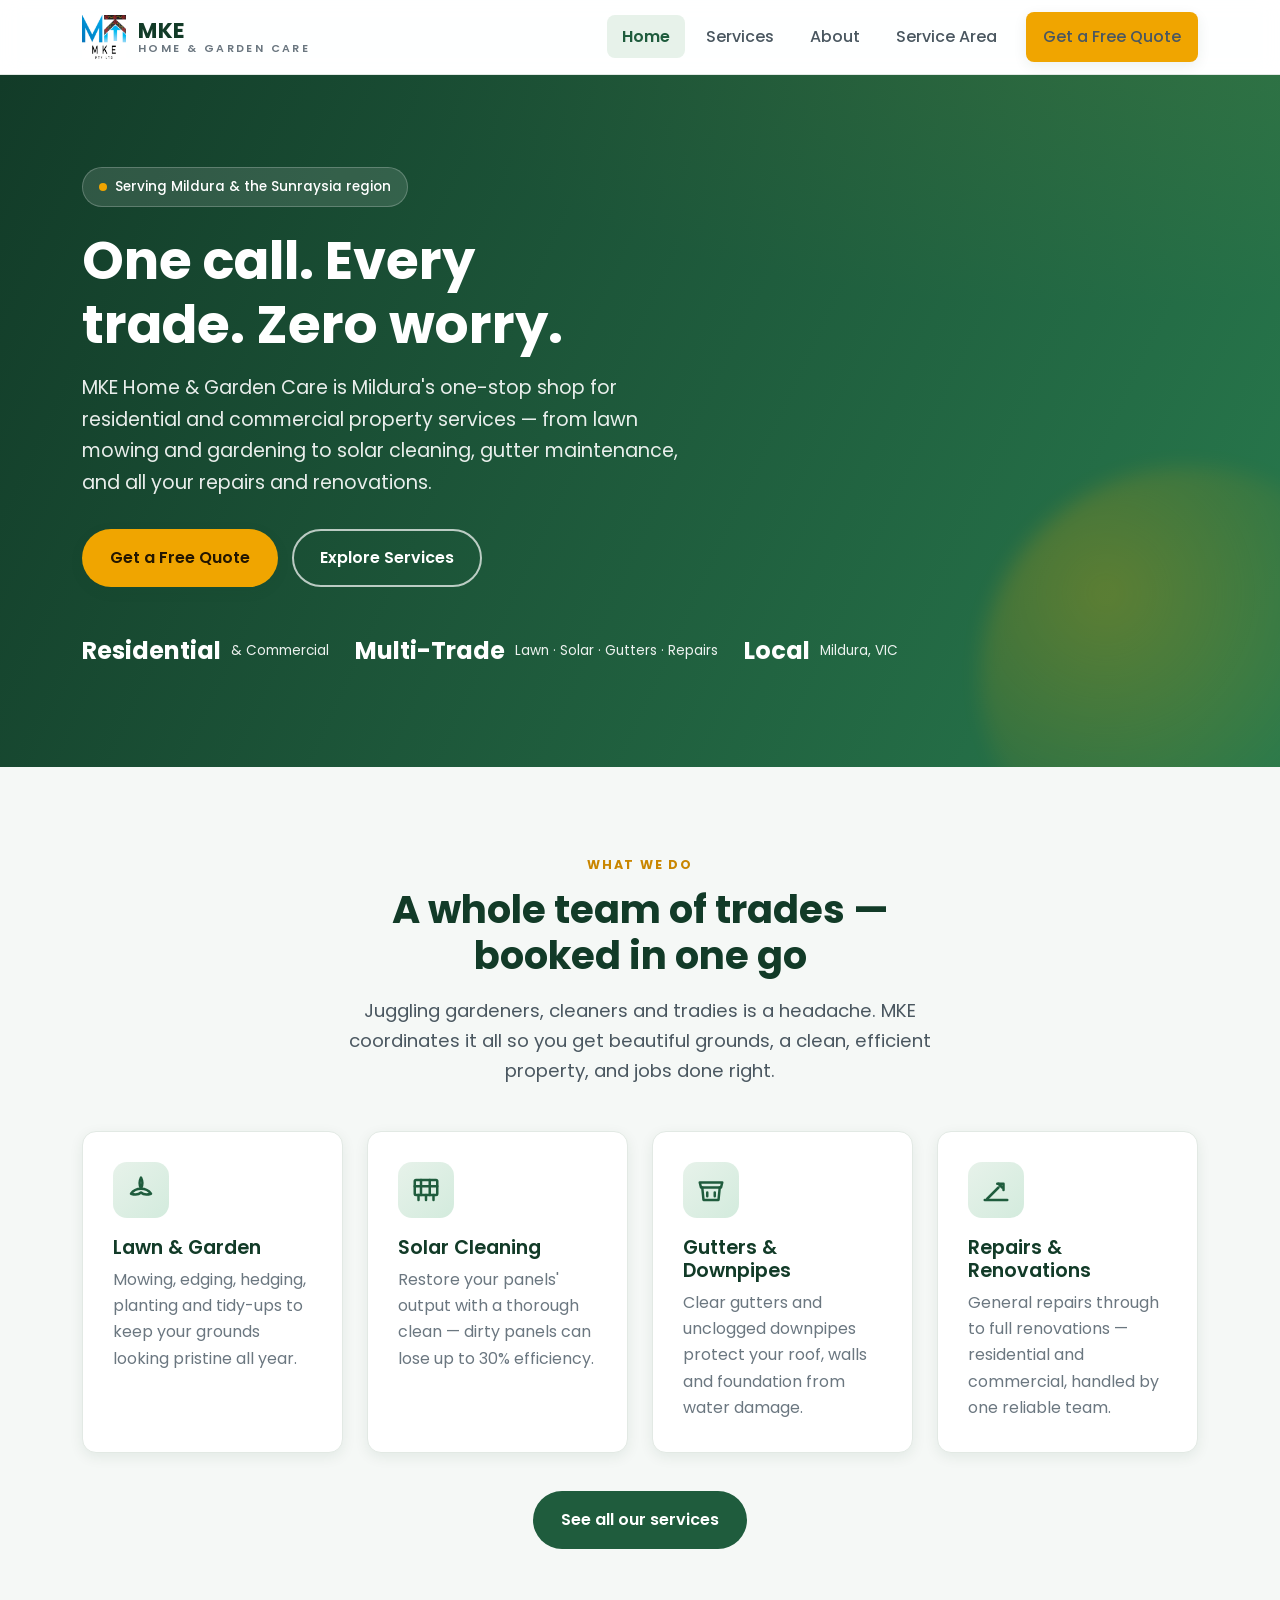
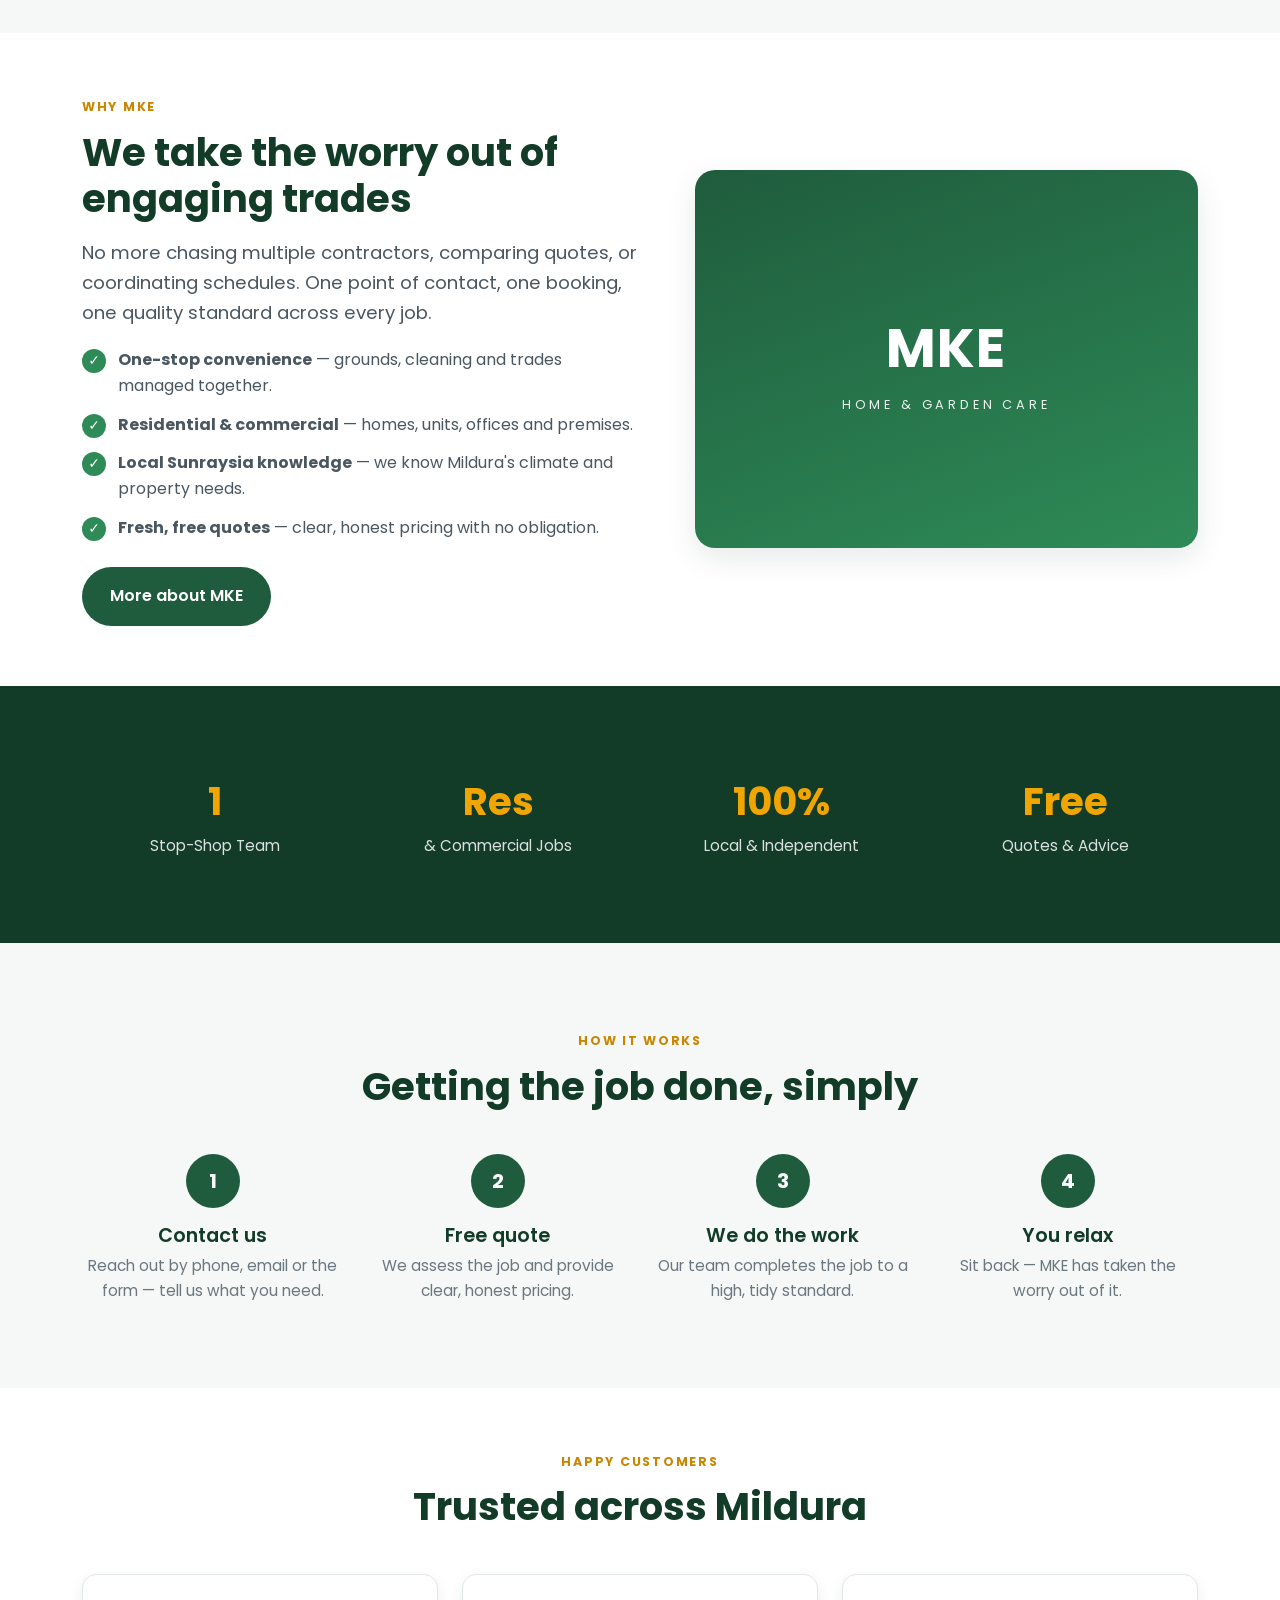
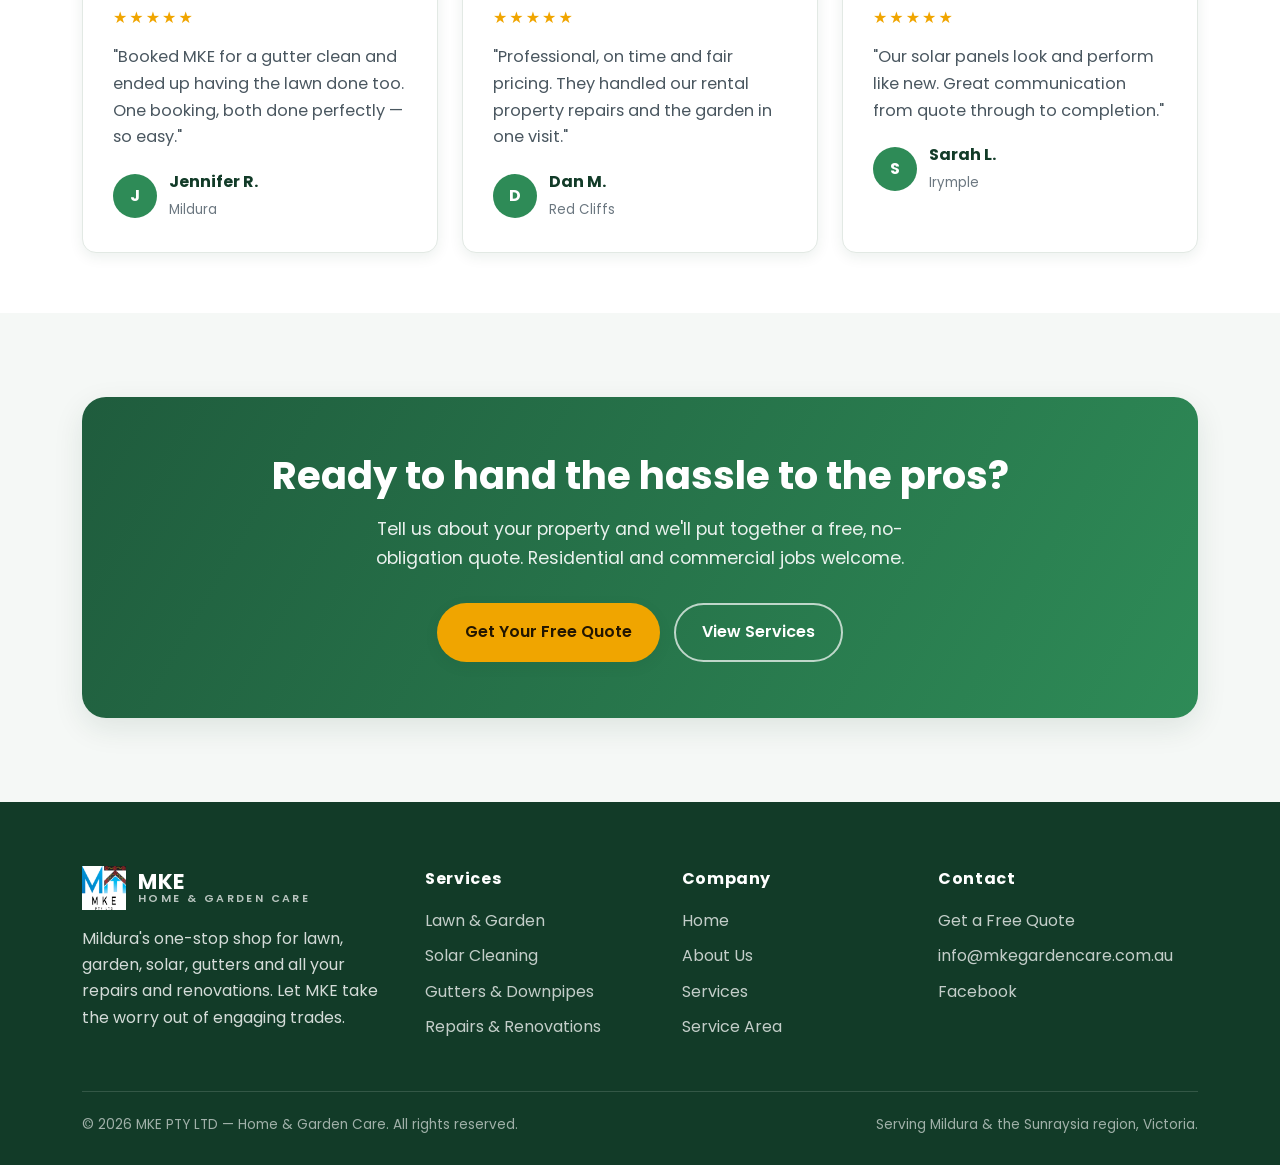
<file: index.html>
<!DOCTYPE html>
<html lang="en">
<head>
  <meta charset="UTF-8" />
  <meta name="viewport" content="width=device-width, initial-scale=1.0" />
  <title>MKE Home &amp; Garden Care | Mildura's One-Stop Trades &amp; Property Service</title>
  <meta name="description" content="MKE Home & Garden Care — Mildura's one-stop shop for lawn mowing, gardening, solar panel cleaning, gutter & downpipe cleaning, and all residential and commercial repairs and renovations. Let MKE take the worry out of engaging trades." />
  <link rel="preconnect" href="https://fonts.googleapis.com" />
  <link rel="preconnect" href="https://fonts.gstatic.com" crossorigin />
  <link href="https://fonts.googleapis.com/css2?family=Poppins:wght@400;500;600;700&display=swap" rel="stylesheet" />
  <link rel="icon" href="assets/mke-logo.png" type="image/png" />
  <link rel="stylesheet" href="css/style.css" />
</head>
<body>

  <!-- ===== Header ===== -->
  <header class="site-header">
    <div class="container nav">
      <a class="brand" href="index.html">
        <img src="assets/mke-logo.png" alt="MKE logo" />
        <span class="brand-name"><b>MKE</b><span class="brand-sub">Home &amp; Garden Care</span></span>
      </a>
      <nav>
        <ul class="nav-links">
          <li><a href="index.html" class="active">Home</a></li>
          <li><a href="services.html">Services</a></li>
          <li><a href="about.html">About</a></li>
          <li><a href="contact.html">Service Area</a></li>
          <li class="nav-cta"><a class="btn btn-primary" href="contact.html">Get a Free Quote</a></li>
        </ul>
      </nav>
      <button class="nav-toggle" aria-label="Toggle menu"><span></span><span></span><span></span></button>
    </div>
  </header>

  <!-- ===== Hero ===== -->
  <section class="hero">
    <div class="container">
      <span class="pill"><span class="dot"></span> Serving Mildura &amp; the Sunraysia region</span>
      <h1>One call. Every trade. Zero worry.</h1>
      <p class="lead">MKE Home &amp; Garden Care is Mildura's one-stop shop for residential and commercial property services — from lawn mowing and gardening to solar cleaning, gutter maintenance, and all your repairs and renovations.</p>
      <div class="hero-actions">
        <a class="btn btn-primary" href="contact.html">Get a Free Quote</a>
        <a class="btn btn-outline" href="services.html">Explore Services</a>
      </div>
      <div class="hero-badges">
        <div class="hb"><strong>Residential</strong><span>&amp; Commercial</span></div>
        <div class="hb"><strong>Multi-Trade</strong><span>Lawn · Solar · Gutters · Repairs</span></div>
        <div class="hb"><strong>Local</strong><span>Mildura, VIC</span></div>
      </div>
    </div>
  </section>

  <!-- ===== Services preview ===== -->
  <section class="section">
    <div class="container">
      <div class="text-center" style="max-width:640px;margin:0 auto 44px;">
        <span class="eyebrow">What we do</span>
        <h2>A whole team of trades — booked in one go</h2>
        <p class="lead">Juggling gardeners, cleaners and tradies is a headache. MKE coordinates it all so you get beautiful grounds, a clean, efficient property, and jobs done right.</p>
      </div>
      <div class="grid grid-4">
        <article class="card">
          <div class="icon">
            <svg viewBox="0 0 24 24" fill="none" stroke="currentColor" stroke-width="2" stroke-linecap="round" stroke-linejoin="round"><path d="M12 2c1.5 3 1.5 6 0 9-1.5-3-1.5-6 0-9z"/><path d="M12 11c3 0 6 1 8 4-3 1-6 1-8-1-2 2-5 2-8 1 2-3 5-4 8-4z"/></svg>
          </div>
          <h3>Lawn &amp; Garden</h3>
          <p>Mowing, edging, hedging, planting and tidy-ups to keep your grounds looking pristine all year.</p>
        </article>
        <article class="card">
          <div class="icon">
            <svg viewBox="0 0 24 24" fill="none" stroke="currentColor" stroke-width="2" stroke-linecap="round" stroke-linejoin="round"><rect x="3" y="4" width="18" height="12" rx="1"/><path d="M3 9h18M8 4v12M15 4v12M6 16v4M12 16v4M18 16v4"/></svg>
          </div>
          <h3>Solar Cleaning</h3>
          <p>Restore your panels' output with a thorough clean — dirty panels can lose up to 30% efficiency.</p>
        </article>
        <article class="card">
          <div class="icon">
            <svg viewBox="0 0 24 24" fill="none" stroke="currentColor" stroke-width="2" stroke-linecap="round" stroke-linejoin="round"><path d="M3 6h18L20 10H4z"/><path d="M5 10l1 10h12l1-10"/><path d="M9 14v3M15 14v3"/></svg>
          </div>
          <h3>Gutters &amp; Downpipes</h3>
          <p>Clear gutters and unclogged downpipes protect your roof, walls and foundation from water damage.</p>
        </article>
        <article class="card">
          <div class="icon">
            <svg viewBox="0 0 24 24" fill="none" stroke="currentColor" stroke-width="2" stroke-linecap="round" stroke-linejoin="round"><path d="M14 7l3 3M5 19l9-9"/><path d="M13 7h5v5"/><path d="M3 20h18"/></svg>
          </div>
          <h3>Repairs &amp; Renovations</h3>
          <p>General repairs through to full renovations — residential and commercial, handled by one reliable team.</p>
        </article>
      </div>
      <div class="text-center" style="margin-top:38px;">
        <a class="btn btn-green" href="services.html">See all our services</a>
      </div>
    </div>
  </section>

  <!-- ===== Why choose us ===== -->
  <section class="section section-tight" style="background:#fff;">
    <div class="container split">
      <div>
        <span class="eyebrow">Why MKE</span>
        <h2>We take the worry out of engaging trades</h2>
        <p class="lead">No more chasing multiple contractors, comparing quotes, or coordinating schedules. One point of contact, one booking, one quality standard across every job.</p>
        <ul class="checklist">
          <li><span class="tick">✓</span> <span><b>One-stop convenience</b> — grounds, cleaning and trades managed together.</span></li>
          <li><span class="tick">✓</span> <span><b>Residential &amp; commercial</b> — homes, units, offices and premises.</span></li>
          <li><span class="tick">✓</span> <span><b>Local Sunraysia knowledge</b> — we know Mildura's climate and property needs.</span></li>
          <li><span class="tick">✓</span> <span><b>Fresh, free quotes</b> — clear, honest pricing with no obligation.</span></li>
        </ul>
        <div style="margin-top:26px;"><a class="btn btn-green" href="about.html">More about MKE</a></div>
      </div>
      <div class="split-media">
        <div class="overlay">
          <div>
            <div class="big">MKE</div>
            <div class="small">Home &amp; Garden Care</div>
          </div>
        </div>
      </div>
    </div>
  </section>

  <!-- ===== Stats ===== -->
  <section class="section stats">
    <div class="container">
      <div class="grid grid-4">
        <div class="stat"><strong>1</strong><span>Stop-Shop Team</span></div>
        <div class="stat"><strong>Res</strong><span>&amp; Commercial Jobs</span></div>
        <div class="stat"><strong>100%</strong><span>Local &amp; Independent</span></div>
        <div class="stat"><strong>Free</strong><span>Quotes &amp; Advice</span></div>
      </div>
    </div>
  </section>

  <!-- ===== How it works ===== -->
  <section class="section">
    <div class="container">
      <div class="text-center" style="max-width:640px;margin:0 auto 44px;">
        <span class="eyebrow">How it works</span>
        <h2>Getting the job done, simply</h2>
      </div>
      <div class="grid grid-4">
        <div class="step"><div class="num">1</div><h3>Contact us</h3><p>Reach out by phone, email or the form — tell us what you need.</p></div>
        <div class="step"><div class="num">2</div><h3>Free quote</h3><p>We assess the job and provide clear, honest pricing.</p></div>
        <div class="step"><div class="num">3</div><h3>We do the work</h3><p>Our team completes the job to a high, tidy standard.</p></div>
        <div class="step"><div class="num">4</div><h3>You relax</h3><p>Sit back — MKE has taken the worry out of it.</p></div>
      </div>
    </div>
  </section>

  <!-- ===== Testimonials ===== -->
  <section class="section section-tight" style="background:#fff;">
    <div class="container">
      <div class="text-center" style="max-width:640px;margin:0 auto 44px;">
        <span class="eyebrow">Happy customers</span>
        <h2>Trusted across Mildura</h2>
      </div>
      <div class="grid grid-3">
        <div class="quote">
          <div class="stars">★★★★★</div>
          <p>"Booked MKE for a gutter clean and ended up having the lawn done too. One booking, both done perfectly — so easy."</p>
          <div class="who"><div class="av">J</div><div><b>Jennifer R.</b><small>Mildura</small></div></div>
        </div>
        <div class="quote">
          <div class="stars">★★★★★</div>
          <p>"Professional, on time and fair pricing. They handled our rental property repairs and the garden in one visit."</p>
          <div class="who"><div class="av">D</div><div><b>Dan M.</b><small>Red Cliffs</small></div></div>
        </div>
        <div class="quote">
          <div class="stars">★★★★★</div>
          <p>"Our solar panels look and perform like new. Great communication from quote through to completion."</p>
          <div class="who"><div class="av">S</div><div><b>Sarah L.</b><small>Irymple</small></div></div>
        </div>
      </div>
    </div>
  </section>

  <!-- ===== CTA ===== -->
  <section class="section">
    <div class="container">
      <div class="cta-band">
        <h2>Ready to hand the hassle to the pros?</h2>
        <p>Tell us about your property and we'll put together a free, no-obligation quote. Residential and commercial jobs welcome.</p>
        <div class="hero-actions">
          <a class="btn btn-primary" href="contact.html">Get Your Free Quote</a>
          <a class="btn btn-outline" href="services.html">View Services</a>
        </div>
      </div>
    </div>
  </section>

  <!-- ===== Footer ===== -->
  <footer class="site-footer">
    <div class="container">
      <div class="footer-grid">
        <div>
          <a class="brand" href="index.html" style="color:#fff;">
            <img src="assets/mke-logo.png" alt="MKE logo" />
            <span class="brand-name"><b style="color:#fff;">MKE</b><span class="brand-sub" style="color:rgba(255,255,255,.7);">Home &amp; Garden Care</span></span>
          </a>
          <p style="margin-top:16px;max-width:34ch;">Mildura's one-stop shop for lawn, garden, solar, gutters and all your repairs and renovations. Let MKE take the worry out of engaging trades.</p>
        </div>
        <div>
          <h4>Services</h4>
          <ul>
            <li><a href="services.html">Lawn &amp; Garden</a></li>
            <li><a href="services.html">Solar Cleaning</a></li>
            <li><a href="services.html">Gutters &amp; Downpipes</a></li>
            <li><a href="services.html">Repairs &amp; Renovations</a></li>
          </ul>
        </div>
        <div>
          <h4>Company</h4>
          <ul>
            <li><a href="index.html">Home</a></li>
            <li><a href="about.html">About Us</a></li>
            <li><a href="services.html">Services</a></li>
            <li><a href="contact.html">Service Area</a></li>
          </ul>
        </div>
        <div>
          <h4>Contact</h4>
          <ul>
            <li><a href="contact.html">Get a Free Quote</a></li>
            <li><a href="mailto:info@mkegardencare.com.au">info@mkegardencare.com.au</a></li>
            <li><a href="https://www.facebook.com/profile.php?id=100083560622544" target="_blank" rel="noopener">Facebook</a></li>
          </ul>
        </div>
      </div>
      <div class="footer-bottom">
        <span>© <span id="yr"></span> MKE PTY LTD — Home &amp; Garden Care. All rights reserved.</span>
        <span>Serving Mildura &amp; the Sunraysia region, Victoria.</span>
      </div>
    </div>
  </footer>

  <script src="assets/main.js"></script>
  <script>document.getElementById("yr").textContent = new Date().getFullYear();</script>
</body>
</html>
</file>
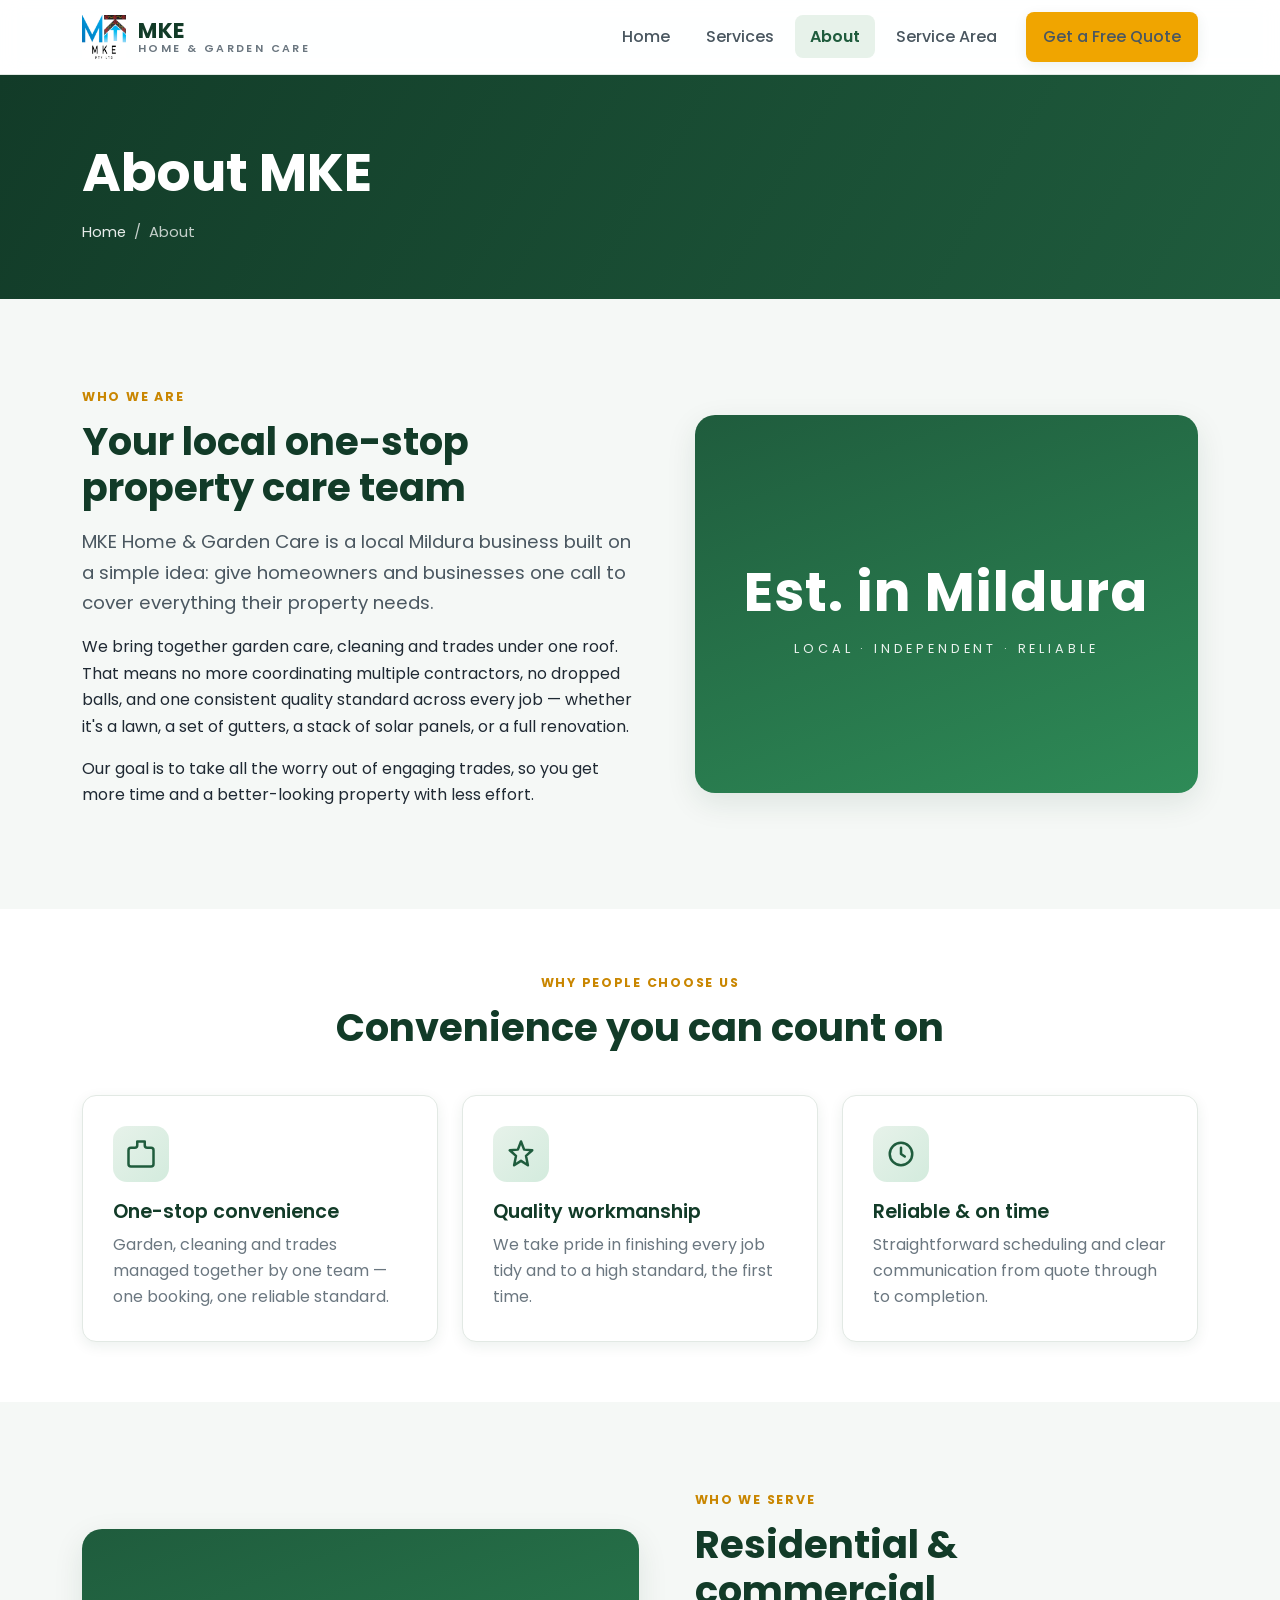
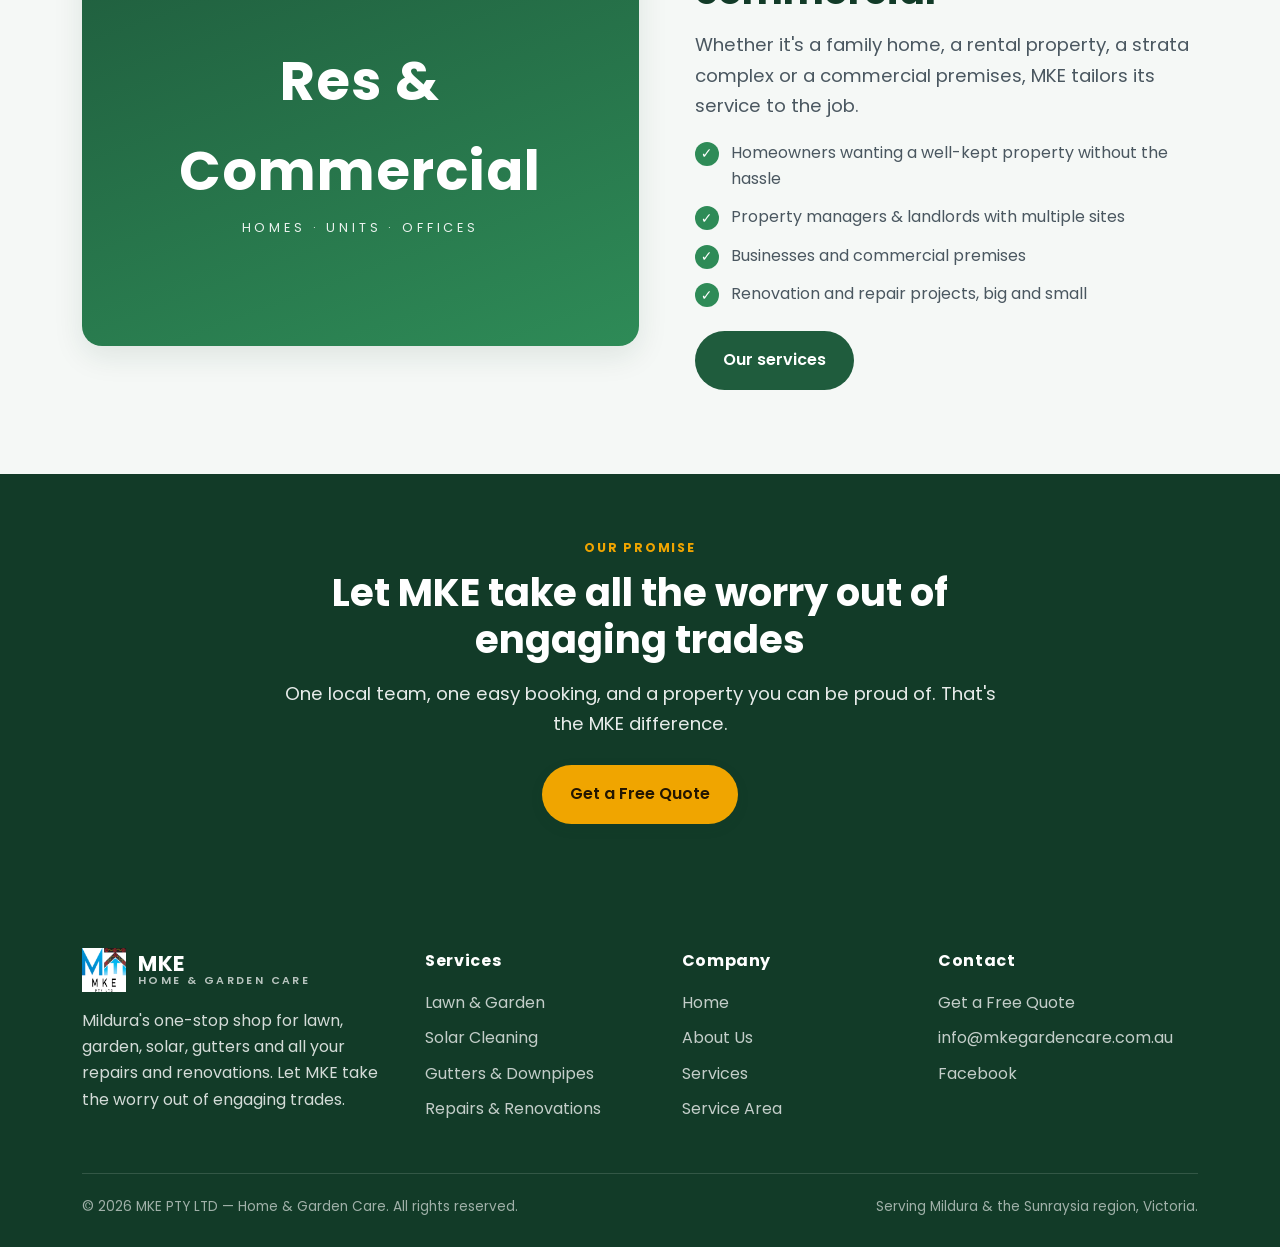
<file: about.html>
<!DOCTYPE html>
<html lang="en">
<head>
  <meta charset="UTF-8" />
  <meta name="viewport" content="width=device-width, initial-scale=1.0" />
  <title>About | MKE Home &amp; Garden Care — Mildura</title>
  <meta name="description" content="About MKE Home & Garden Care, Mildura's one-stop shop for residential and commercial lawn, garden, solar cleaning, gutter maintenance, and repairs and renovations." />
  <link rel="preconnect" href="https://fonts.googleapis.com" />
  <link rel="preconnect" href="https://fonts.gstatic.com" crossorigin />
  <link href="https://fonts.googleapis.com/css2?family=Poppins:wght@400;500;600;700&display=swap" rel="stylesheet" />
  <link rel="icon" href="assets/mke-logo.png" type="image/png" />
  <link rel="stylesheet" href="css/style.css" />
</head>
<body>

  <header class="site-header">
    <div class="container nav">
      <a class="brand" href="index.html">
        <img src="assets/mke-logo.png" alt="MKE logo" />
        <span class="brand-name"><b>MKE</b><span class="brand-sub">Home &amp; Garden Care</span></span>
      </a>
      <nav>
        <ul class="nav-links">
          <li><a href="index.html">Home</a></li>
          <li><a href="services.html">Services</a></li>
          <li><a href="about.html" class="active">About</a></li>
          <li><a href="contact.html">Service Area</a></li>
          <li class="nav-cta"><a class="btn btn-primary" href="contact.html">Get a Free Quote</a></li>
        </ul>
      </nav>
      <button class="nav-toggle" aria-label="Toggle menu"><span></span><span></span><span></span></button>
    </div>
  </header>

  <section class="page-banner">
    <div class="container">
      <h1>About MKE</h1>
      <p class="breadcrumb"><a href="index.html">Home</a> &nbsp;/&nbsp; About</p>
    </div>
  </section>

  <section class="section">
    <div class="container split">
      <div>
        <span class="eyebrow">Who we are</span>
        <h2>Your local one-stop property care team</h2>
        <p class="lead">MKE Home &amp; Garden Care is a local Mildura business built on a simple idea: give homeowners and businesses one call to cover everything their property needs.</p>
        <p>We bring together garden care, cleaning and trades under one roof. That means no more coordinating multiple contractors, no dropped balls, and one consistent quality standard across every job — whether it's a lawn, a set of gutters, a stack of solar panels, or a full renovation.</p>
        <p>Our goal is to take all the worry out of engaging trades, so you get more time and a better-looking property with less effort.</p>
      </div>
      <div class="split-media"><div class="overlay"><div><div class="big">Est. in Mildura</div><div class="small">Local · Independent · Reliable</div></div></div></div>
    </div>
  </section>

  <!-- Values -->
  <section class="section section-tight" style="background:#fff;">
    <div class="container">
      <div class="text-center" style="max-width:640px;margin:0 auto 44px;">
        <span class="eyebrow">Why people choose us</span>
        <h2>Convenience you can count on</h2>
      </div>
      <div class="grid grid-3">
        <article class="card"><div class="icon"><svg viewBox="0 0 24 24" fill="none" stroke="currentColor" stroke-width="2" stroke-linecap="round" stroke-linejoin="round"><path d="M20 7h-3a2 2 0 0 1-2-2V2H9v3a2 2 0 0 1-2 2H4a2 2 0 0 0-2 2v11a2 2 0 0 0 2 2h16a2 2 0 0 0 2-2V9a2 2 0 0 0-2-2z"/></svg></div><h3>One-stop convenience</h3><p>Garden, cleaning and trades managed together by one team — one booking, one reliable standard.</p></article>
        <article class="card"><div class="icon"><svg viewBox="0 0 24 24" fill="none" stroke="currentColor" stroke-width="2" stroke-linecap="round" stroke-linejoin="round"><path d="M12 2l2.5 6.5L21 9l-5 4.5L17.5 21 12 17.5 6.5 21 8 13.5 3 9l6.5-.5z"/></svg></div><h3>Quality workmanship</h3><p>We take pride in finishing every job tidy and to a high standard, the first time.</p></article>
        <article class="card"><div class="icon"><svg viewBox="0 0 24 24" fill="none" stroke="currentColor" stroke-width="2" stroke-linecap="round" stroke-linejoin="round"><path d="M3 12a9 9 0 1 0 18 0 9 9 0 0 0-18 0z"/><path d="M12 7v5l3 2"/></svg></div><h3>Reliable &amp; on time</h3><p>Straightforward scheduling and clear communication from quote through to completion.</p></article>
      </div>
    </div>
  </section>

  <!-- Residential & commercial -->
  <section class="section">
    <div class="container split reverse">
      <div class="split-media"><div class="overlay"><div><div class="big">Res &amp; Commercial</div><div class="small">Homes · Units · Offices</div></div></div></div>
      <div>
        <span class="eyebrow">Who we serve</span>
        <h2>Residential &amp; commercial</h2>
        <p class="lead">Whether it's a family home, a rental property, a strata complex or a commercial premises, MKE tailors its service to the job.</p>
        <ul class="checklist">
          <li><span class="tick">✓</span> Homeowners wanting a well-kept property without the hassle</li>
          <li><span class="tick">✓</span> Property managers &amp; landlords with multiple sites</li>
          <li><span class="tick">✓</span> Businesses and commercial premises</li>
          <li><span class="tick">✓</span> Renovation and repair projects, big and small</li>
        </ul>
        <div style="margin-top:24px;"><a class="btn btn-green" href="services.html">Our services</a></div>
      </div>
    </div>
  </section>

  <!-- Promise -->
  <section class="section section-tight" style="background:var(--green-900);color:#fff;">
    <div class="container" style="text-align:center;max-width:760px;">
      <span class="eyebrow" style="color:var(--amber);">Our promise</span>
      <h2 style="color:#fff;">Let MKE take all the worry out of engaging trades</h2>
      <p style="color:rgba(255,255,255,.9);font-size:1.15rem;">One local team, one easy booking, and a property you can be proud of. That's the MKE difference.</p>
      <div style="margin-top:26px;"><a class="btn btn-primary" href="contact.html">Get a Free Quote</a></div>
    </div>
  </section>

  <footer class="site-footer">
    <div class="container">
      <div class="footer-grid">
        <div>
          <a class="brand" href="index.html" style="color:#fff;">
            <img src="assets/mke-logo.png" alt="MKE logo" />
            <span class="brand-name"><b style="color:#fff;">MKE</b><span class="brand-sub" style="color:rgba(255,255,255,.7);">Home &amp; Garden Care</span></span>
          </a>
          <p style="margin-top:16px;max-width:34ch;">Mildura's one-stop shop for lawn, garden, solar, gutters and all your repairs and renovations. Let MKE take the worry out of engaging trades.</p>
        </div>
        <div>
          <h4>Services</h4>
          <ul>
            <li><a href="services.html">Lawn &amp; Garden</a></li>
            <li><a href="services.html">Solar Cleaning</a></li>
            <li><a href="services.html">Gutters &amp; Downpipes</a></li>
            <li><a href="services.html">Repairs &amp; Renovations</a></li>
          </ul>
        </div>
        <div>
          <h4>Company</h4>
          <ul>
            <li><a href="index.html">Home</a></li>
            <li><a href="about.html">About Us</a></li>
            <li><a href="services.html">Services</a></li>
            <li><a href="contact.html">Service Area</a></li>
          </ul>
        </div>
        <div>
          <h4>Contact</h4>
          <ul>
            <li><a href="contact.html">Get a Free Quote</a></li>
            <li><a href="mailto:info@mkegardencare.com.au">info@mkegardencare.com.au</a></li>
            <li><a href="https://www.facebook.com/profile.php?id=100083560622544" target="_blank" rel="noopener">Facebook</a></li>
          </ul>
        </div>
      </div>
      <div class="footer-bottom">
        <span>© <span id="yr"></span> MKE PTY LTD — Home &amp; Garden Care. All rights reserved.</span>
        <span>Serving Mildura &amp; the Sunraysia region, Victoria.</span>
      </div>
    </div>
  </footer>

  <script src="assets/main.js"></script>
  <script>document.getElementById("yr").textContent = new Date().getFullYear();</script>
</body>
</html>
</file>
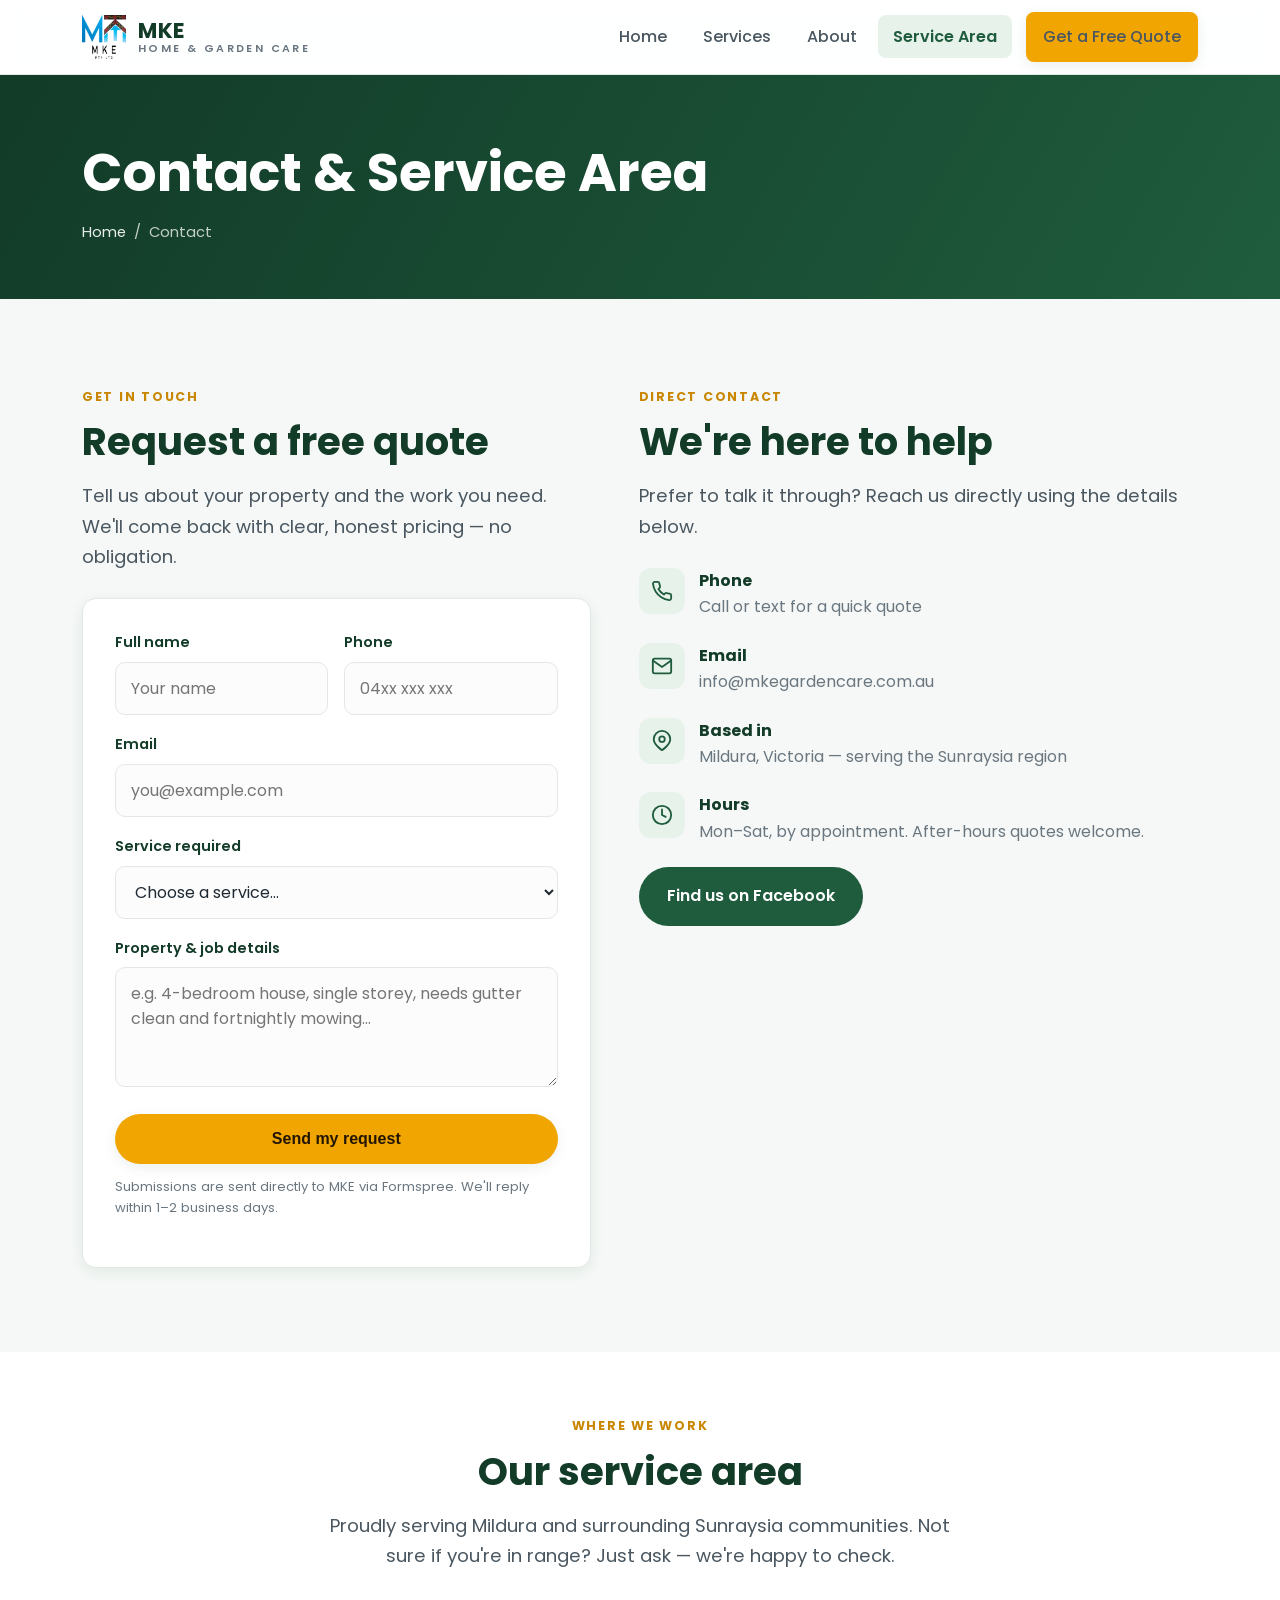
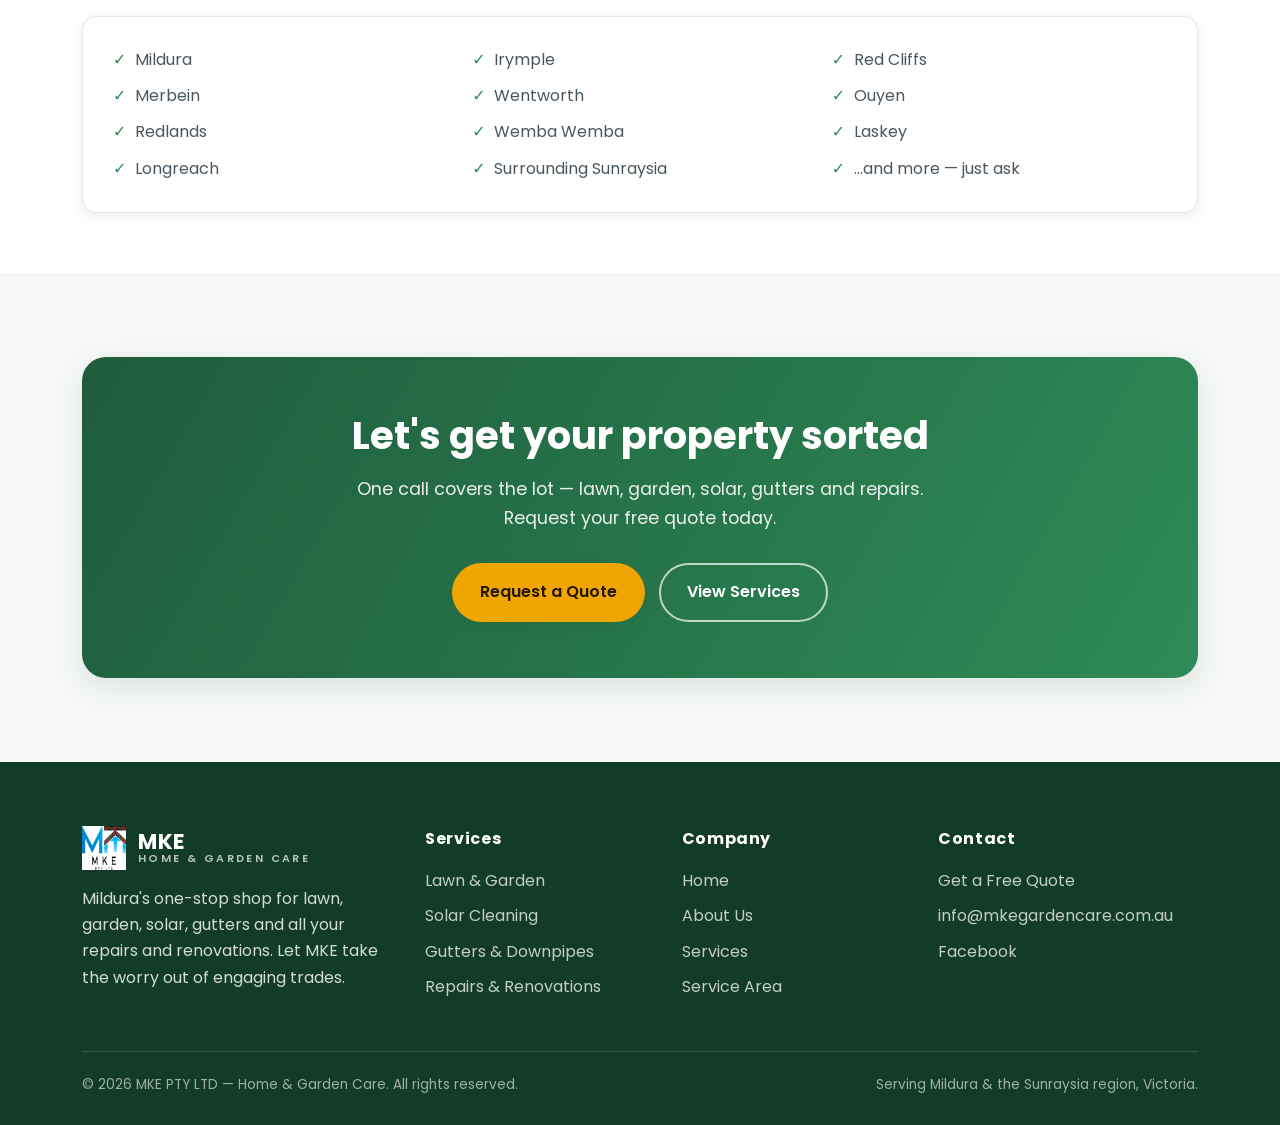
<file: contact.html>
<!DOCTYPE html>
<html lang="en">
<head>
  <meta charset="UTF-8" />
  <meta name="viewport" content="width=device-width, initial-scale=1.0" />
  <title>Contact &amp; Service Area | MKE Home &amp; Garden Care — Mildura</title>
  <meta name="description" content="Contact MKE Home & Garden Care in Mildura for a free quote on lawn, garden, solar cleaning, gutter maintenance and repairs. Serving Mildura and the Sunraysia region." />
  <link rel="preconnect" href="https://fonts.googleapis.com" />
  <link rel="preconnect" href="https://fonts.gstatic.com" crossorigin />
  <link href="https://fonts.googleapis.com/css2?family=Poppins:wght@400;500;600;700&display=swap" rel="stylesheet" />
  <link rel="icon" href="assets/mke-logo.png" type="image/png" />
  <link rel="stylesheet" href="css/style.css" />
</head>
<body>

  <header class="site-header">
    <div class="container nav">
      <a class="brand" href="index.html">
        <img src="assets/mke-logo.png" alt="MKE logo" />
        <span class="brand-name"><b>MKE</b><span class="brand-sub">Home &amp; Garden Care</span></span>
      </a>
      <nav>
        <ul class="nav-links">
          <li><a href="index.html">Home</a></li>
          <li><a href="services.html">Services</a></li>
          <li><a href="about.html">About</a></li>
          <li><a href="contact.html" class="active">Service Area</a></li>
          <li class="nav-cta"><a class="btn btn-primary" href="contact.html">Get a Free Quote</a></li>
        </ul>
      </nav>
      <button class="nav-toggle" aria-label="Toggle menu"><span></span><span></span><span></span></button>
    </div>
  </header>

  <section class="page-banner">
    <div class="container">
      <h1>Contact &amp; Service Area</h1>
      <p class="breadcrumb"><a href="index.html">Home</a> &nbsp;/&nbsp; Contact</p>
    </div>
  </section>

  <section class="section">
    <div class="container contact-grid">
      <!-- Form -->
      <div>
        <span class="eyebrow">Get in touch</span>
        <h2>Request a free quote</h2>
        <p class="lead" style="margin-bottom:26px;">Tell us about your property and the work you need. We'll come back with clear, honest pricing — no obligation.</p>

        <div class="form-ok" id="form-ok">✓ Thanks! Your request has been noted. We'll be in touch shortly with your quote.</div>

        <form class="form" id="mke-form" method="POST" action="https://formspree.io/f/myeelpbv">
          <div class="form-row">
            <div class="field">
              <label for="name">Full name</label>
              <input id="name" name="name" type="text" placeholder="Your name" required />
            </div>
            <div class="field">
              <label for="phone">Phone</label>
              <input id="phone" name="phone" type="tel" placeholder="04xx xxx xxx" required />
            </div>
          </div>
          <div class="field">
            <label for="email">Email</label>
            <input id="email" name="email" type="email" placeholder="you@example.com" required />
          </div>
          <div class="field">
            <label for="service">Service required</label>
            <select id="service" name="service" required>
              <option value="" disabled selected>Choose a service…</option>
              <option>Lawn mowing &amp; gardening</option>
              <option>Solar panel cleaning</option>
              <option>Gutter &amp; downpipe cleaning</option>
              <option>Repairs &amp; renovations</option>
              <option>Commercial / multiple services</option>
              <option>Something else</option>
            </select>
          </div>
          <div class="field">
            <label for="message">Property &amp; job details</label>
            <textarea id="message" name="message" placeholder="e.g. 4-bedroom house, single storey, needs gutter clean and fortnightly mowing…" required></textarea>
          </div>
          <button class="btn btn-primary btn-block" type="submit">Send my request</button>
          <p class="note">Submissions are sent directly to MKE via Formspree. We'll reply within 1–2 business days.</p>
        </form>
      </div>

      <!-- Contact details -->
      <div>
        <span class="eyebrow">Direct contact</span>
        <h2>We're here to help</h2>
        <p class="lead" style="margin-bottom:26px;">Prefer to talk it through? Reach us directly using the details below.</p>

        <div class="contact-item">
          <div class="ci-icon"><svg width="22" height="22" viewBox="0 0 24 24" fill="none" stroke="currentColor" stroke-width="2" stroke-linecap="round" stroke-linejoin="round"><path d="M22 16.9v3a2 2 0 0 1-2.2 2 19.8 19.8 0 0 1-8.6-3 19.5 19.5 0 0 1-6-6 19.8 19.8 0 0 1-3-8.6A2 2 0 0 1 4.1 2h3a2 2 0 0 1 2 1.7c.1 1 .4 1.9.7 2.8a2 2 0 0 1-.5 2.1L8.1 9.9a16 16 0 0 0 6 6l1.3-1.3a2 2 0 0 1 2.1-.4c.9.3 1.8.6 2.8.7a2 2 0 0 1 1.7 2z"/></svg></div>
          <div><b>Phone</b><span>Call or text for a quick quote</span></div>
        </div>
        <div class="contact-item">
          <div class="ci-icon"><svg width="22" height="22" viewBox="0 0 24 24" fill="none" stroke="currentColor" stroke-width="2" stroke-linecap="round" stroke-linejoin="round"><rect x="2" y="4" width="20" height="16" rx="2"/><path d="m22 6-10 7L2 6"/></svg></div>
          <div><b>Email</b><a href="mailto:info@mkegardencare.com.au">info@mkegardencare.com.au</a></div>
        </div>
        <div class="contact-item">
          <div class="ci-icon"><svg width="22" height="22" viewBox="0 0 24 24" fill="none" stroke="currentColor" stroke-width="2" stroke-linecap="round" stroke-linejoin="round"><path d="M21 10c0 6-9 12-9 12s-9-6-9-12a9 9 0 0 1 18 0z"/><circle cx="12" cy="10" r="3"/></svg></div>
          <div><b>Based in</b><span>Mildura, Victoria — serving the Sunraysia region</span></div>
        </div>
        <div class="contact-item">
          <div class="ci-icon"><svg width="22" height="22" viewBox="0 0 24 24" fill="none" stroke="currentColor" stroke-width="2" stroke-linecap="round" stroke-linejoin="round"><circle cx="12" cy="12" r="10"/><path d="M12 6v6l4 2"/></svg></div>
          <div><b>Hours</b><span>Mon–Sat, by appointment. After-hours quotes welcome.</span></div>
        </div>
        <a class="btn btn-green" href="https://www.facebook.com/profile.php?id=100083560622544" target="_blank" rel="noopener">Find us on Facebook</a>
      </div>
    </div>
  </section>

  <!-- Service area -->
  <section class="section section-tight" style="background:#fff;">
    <div class="container">
      <div class="text-center" style="max-width:640px;margin:0 auto 44px;">
        <span class="eyebrow">Where we work</span>
        <h2>Our service area</h2>
        <p class="lead">Proudly serving Mildura and surrounding Sunraysia communities. Not sure if you're in range? Just ask — we're happy to check.</p>
      </div>
      <div class="card">
        <ul class="area-list">
          <li>Mildura</li>
          <li>Irymple</li>
          <li>Red Cliffs</li>
          <li>Merbein</li>
          <li>Wentworth</li>
          <li>Ouyen</li>
          <li>Redlands</li>
          <li>Wemba Wemba</li>
          <li>Laskey</li>
          <li>Longreach</li>
          <li>Surrounding Sunraysia</li>
          <li>…and more — just ask</li>
        </ul>
      </div>
    </div>
  </section>

  <!-- CTA -->
  <section class="section">
    <div class="container">
      <div class="cta-band">
        <h2>Let's get your property sorted</h2>
        <p>One call covers the lot — lawn, garden, solar, gutters and repairs. Request your free quote today.</p>
        <div class="hero-actions">
          <a class="btn btn-primary" href="#mke-form">Request a Quote</a>
          <a class="btn btn-outline" href="services.html">View Services</a>
        </div>
      </div>
    </div>
  </section>

  <footer class="site-footer">
    <div class="container">
      <div class="footer-grid">
        <div>
          <a class="brand" href="index.html" style="color:#fff;">
            <img src="assets/mke-logo.png" alt="MKE logo" />
            <span class="brand-name"><b style="color:#fff;">MKE</b><span class="brand-sub" style="color:rgba(255,255,255,.7);">Home &amp; Garden Care</span></span>
          </a>
          <p style="margin-top:16px;max-width:34ch;">Mildura's one-stop shop for lawn, garden, solar, gutters and all your repairs and renovations. Let MKE take the worry out of engaging trades.</p>
        </div>
        <div>
          <h4>Services</h4>
          <ul>
            <li><a href="services.html">Lawn &amp; Garden</a></li>
            <li><a href="services.html">Solar Cleaning</a></li>
            <li><a href="services.html">Gutters &amp; Downpipes</a></li>
            <li><a href="services.html">Repairs &amp; Renovations</a></li>
          </ul>
        </div>
        <div>
          <h4>Company</h4>
          <ul>
            <li><a href="index.html">Home</a></li>
            <li><a href="about.html">About Us</a></li>
            <li><a href="services.html">Services</a></li>
            <li><a href="contact.html">Service Area</a></li>
          </ul>
        </div>
        <div>
          <h4>Contact</h4>
          <ul>
            <li><a href="contact.html">Get a Free Quote</a></li>
            <li><a href="mailto:info@mkegardencare.com.au">info@mkegardencare.com.au</a></li>
            <li><a href="https://www.facebook.com/profile.php?id=100083560622544" target="_blank" rel="noopener">Facebook</a></li>
          </ul>
        </div>
      </div>
      <div class="footer-bottom">
        <span>© <span id="yr"></span> MKE PTY LTD — Home &amp; Garden Care. All rights reserved.</span>
        <span>Serving Mildura &amp; the Sunraysia region, Victoria.</span>
      </div>
    </div>
  </footer>

  <script src="assets/main.js"></script>
  <script>document.getElementById("yr").textContent = new Date().getFullYear();</script>
</body>
</html>
</file>
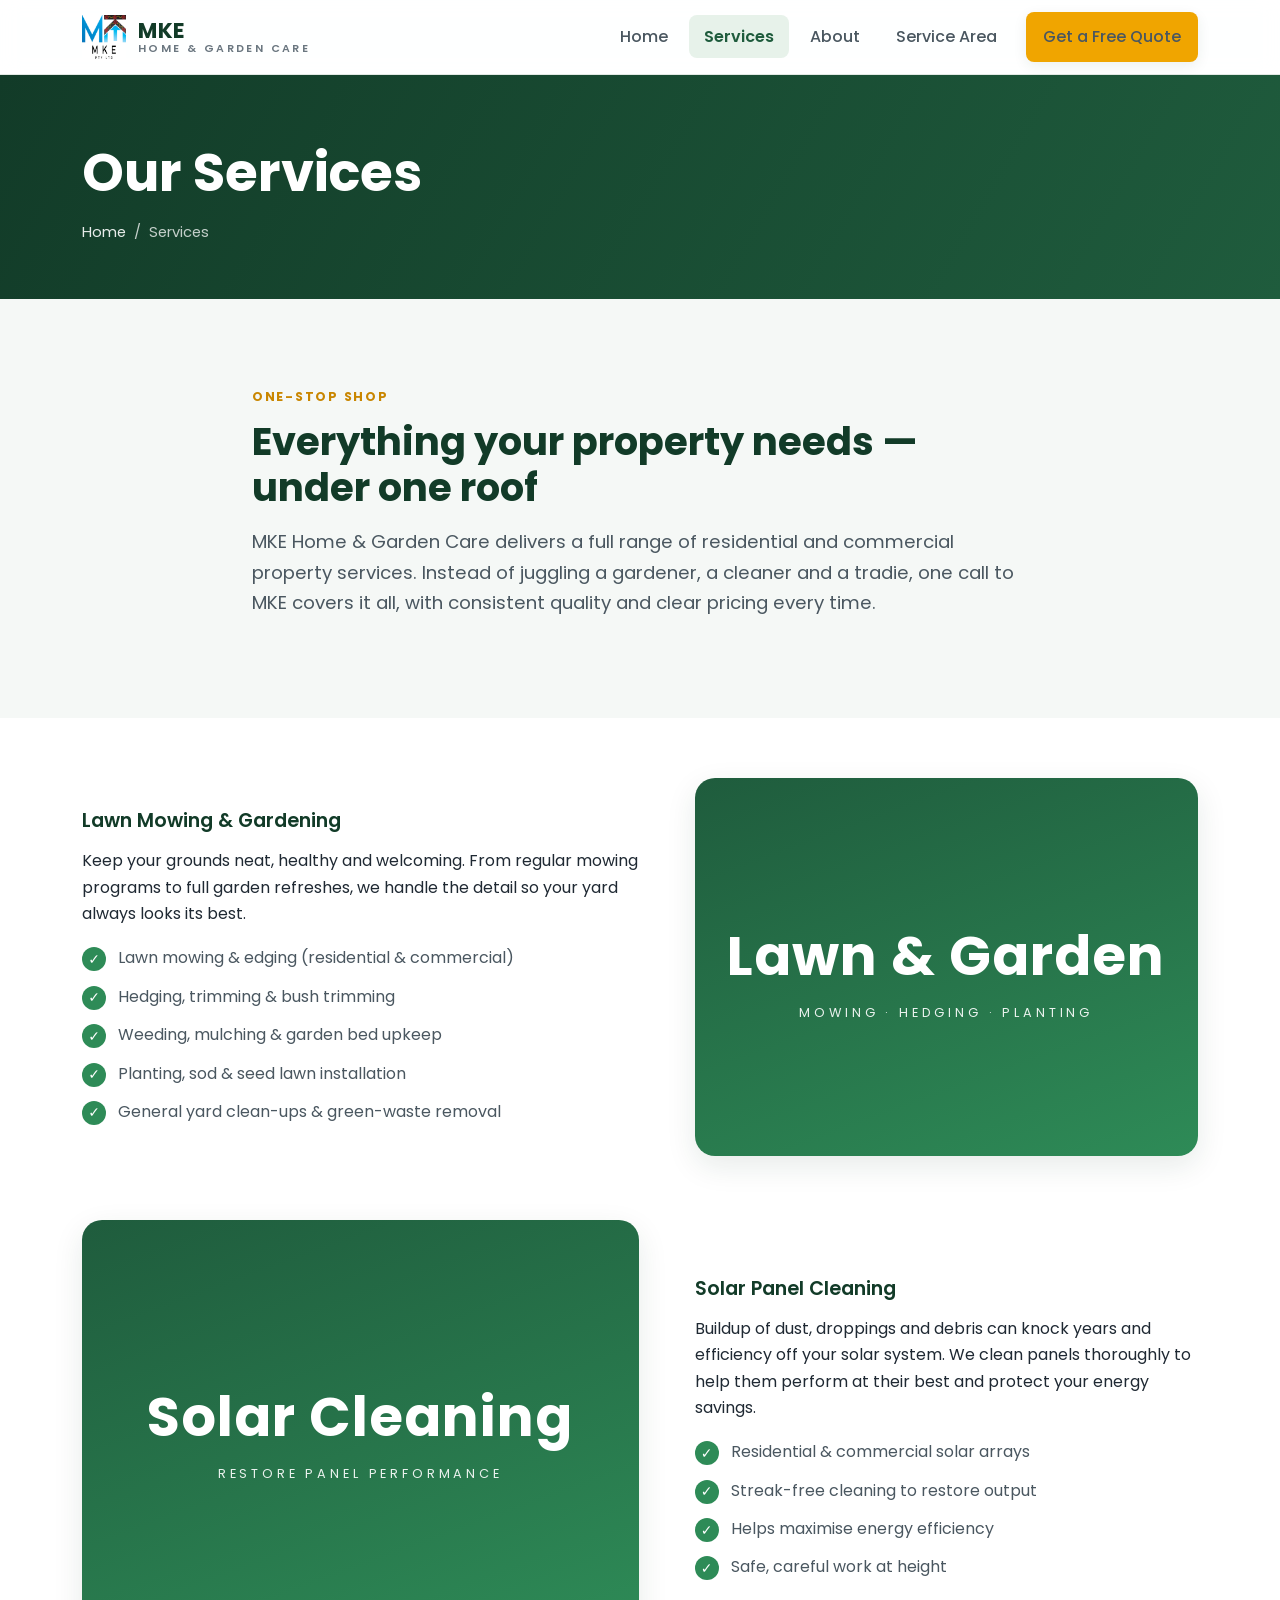
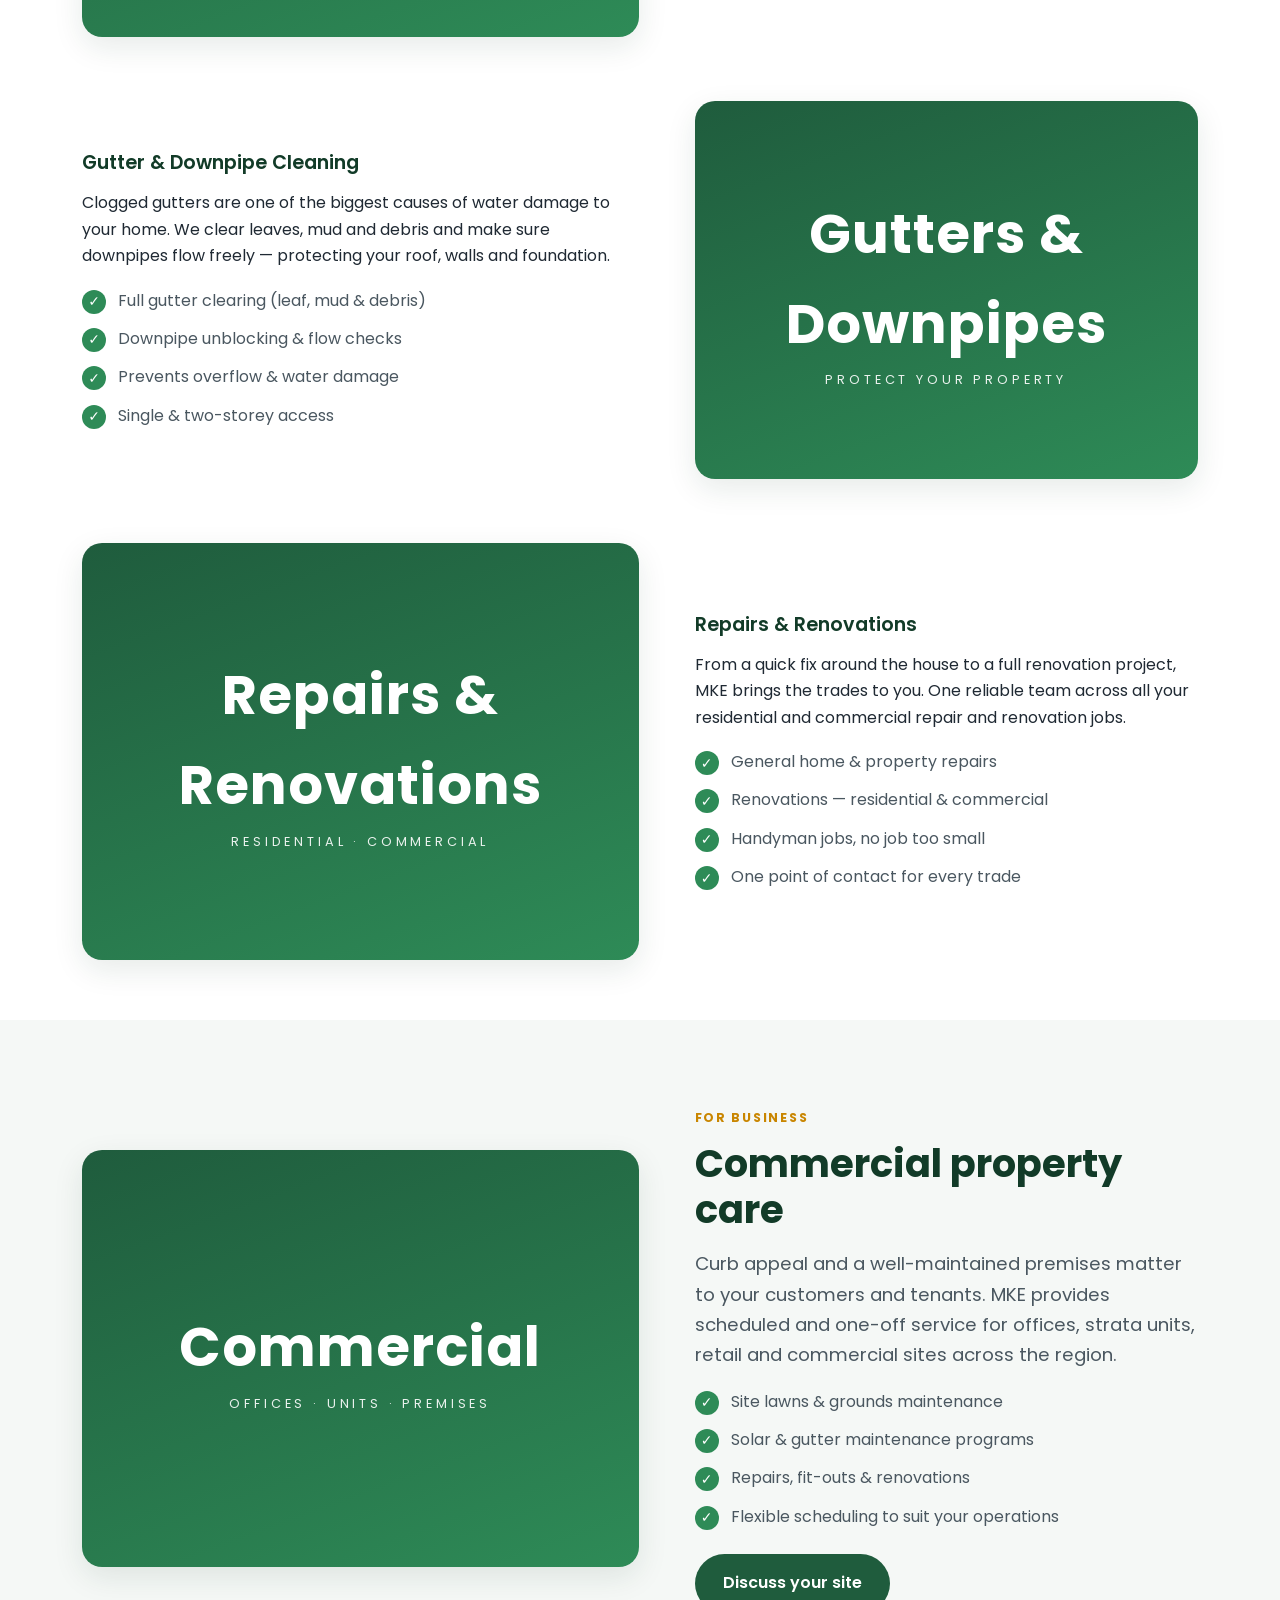
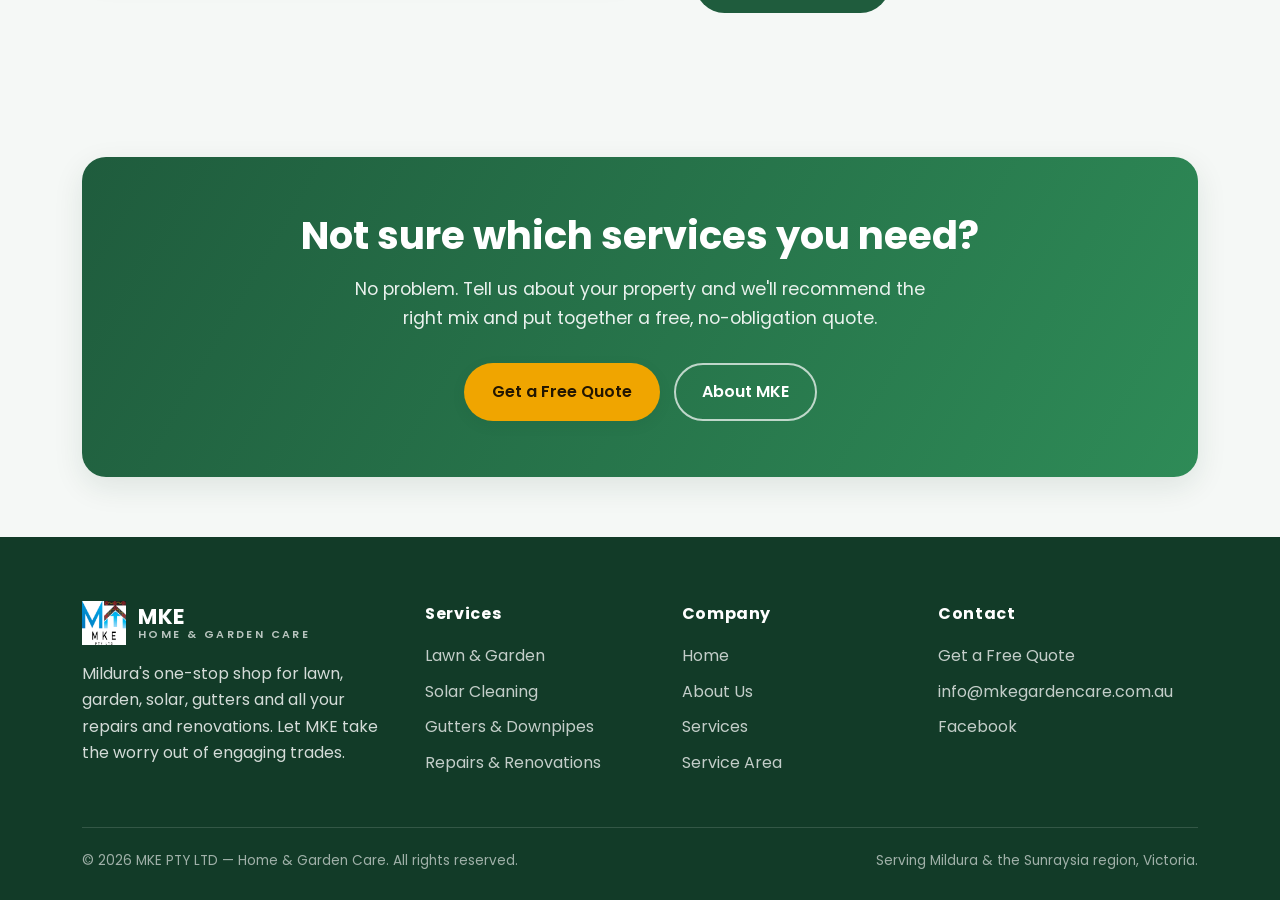
<file: services.html>
<!DOCTYPE html>
<html lang="en">
<head>
  <meta charset="UTF-8" />
  <meta name="viewport" content="width=device-width, initial-scale=1.0" />
  <title>Services | MKE Home &amp; Garden Care — Mildura</title>
  <meta name="description" content="MKE Home & Garden Care services in Mildura: lawn mowing & gardening, solar panel cleaning, gutter & downpipe cleaning, and all residential and commercial repairs and renovations." />
  <link rel="preconnect" href="https://fonts.googleapis.com" />
  <link rel="preconnect" href="https://fonts.gstatic.com" crossorigin />
  <link href="https://fonts.googleapis.com/css2?family=Poppins:wght@400;500;600;700&display=swap" rel="stylesheet" />
  <link rel="icon" href="assets/mke-logo.png" type="image/png" />
  <link rel="stylesheet" href="css/style.css" />
</head>
<body>

  <header class="site-header">
    <div class="container nav">
      <a class="brand" href="index.html">
        <img src="assets/mke-logo.png" alt="MKE logo" />
        <span class="brand-name"><b>MKE</b><span class="brand-sub">Home &amp; Garden Care</span></span>
      </a>
      <nav>
        <ul class="nav-links">
          <li><a href="index.html">Home</a></li>
          <li><a href="services.html" class="active">Services</a></li>
          <li><a href="about.html">About</a></li>
          <li><a href="contact.html">Service Area</a></li>
          <li class="nav-cta"><a class="btn btn-primary" href="contact.html">Get a Free Quote</a></li>
        </ul>
      </nav>
      <button class="nav-toggle" aria-label="Toggle menu"><span></span><span></span><span></span></button>
    </div>
  </header>

  <section class="page-banner">
    <div class="container">
      <h1>Our Services</h1>
      <p class="breadcrumb"><a href="index.html">Home</a> &nbsp;/&nbsp; Services</p>
    </div>
  </section>

  <!-- Intro -->
  <section class="section">
    <div class="container" style="max-width:820px;">
      <span class="eyebrow">One-stop shop</span>
      <h2>Everything your property needs — under one roof</h2>
      <p class="lead">MKE Home &amp; Garden Care delivers a full range of residential and commercial property services. Instead of juggling a gardener, a cleaner and a tradie, one call to MKE covers it all, with consistent quality and clear pricing every time.</p>
    </div>
  </section>

  <!-- Services detail -->
  <section class="section section-tight" style="background:#fff;">
    <div class="container">

      <div class="split" style="margin-bottom:64px;">
        <div>
          <h3>Lawn Mowing &amp; Gardening</h3>
          <p>Keep your grounds neat, healthy and welcoming. From regular mowing programs to full garden refreshes, we handle the detail so your yard always looks its best.</p>
          <ul class="checklist">
            <li><span class="tick">✓</span> Lawn mowing &amp; edging (residential &amp; commercial)</li>
            <li><span class="tick">✓</span> Hedging, trimming &amp; bush trimming</li>
            <li><span class="tick">✓</span> Weeding, mulching &amp; garden bed upkeep</li>
            <li><span class="tick">✓</span> Planting, sod &amp; seed lawn installation</li>
            <li><span class="tick">✓</span> General yard clean-ups &amp; green-waste removal</li>
          </ul>
        </div>
        <div class="split-media"><div class="overlay"><div><div class="big">Lawn &amp; Garden</div><div class="small">Mowing · Hedging · Planting</div></div></div></div>
      </div>

      <div class="split reverse" style="margin-bottom:64px;">
        <div>
          <h3>Solar Panel Cleaning</h3>
          <p>Buildup of dust, droppings and debris can knock years and efficiency off your solar system. We clean panels thoroughly to help them perform at their best and protect your energy savings.</p>
          <ul class="checklist">
            <li><span class="tick">✓</span> Residential &amp; commercial solar arrays</li>
            <li><span class="tick">✓</span> Streak-free cleaning to restore output</li>
            <li><span class="tick">✓</span> Helps maximise energy efficiency</li>
            <li><span class="tick">✓</span> Safe, careful work at height</li>
          </ul>
        </div>
        <div class="split-media"><div class="overlay"><div><div class="big">Solar Cleaning</div><div class="small">Restore Panel Performance</div></div></div></div>
      </div>

      <div class="split" style="margin-bottom:64px;">
        <div>
          <h3>Gutter &amp; Downpipe Cleaning</h3>
          <p>Clogged gutters are one of the biggest causes of water damage to your home. We clear leaves, mud and debris and make sure downpipes flow freely — protecting your roof, walls and foundation.</p>
          <ul class="checklist">
            <li><span class="tick">✓</span> Full gutter clearing (leaf, mud &amp; debris)</li>
            <li><span class="tick">✓</span> Downpipe unblocking &amp; flow checks</li>
            <li><span class="tick">✓</span> Prevents overflow &amp; water damage</li>
            <li><span class="tick">✓</span> Single &amp; two-storey access</li>
          </ul>
        </div>
        <div class="split-media"><div class="overlay"><div><div class="big">Gutters &amp; Downpipes</div><div class="small">Protect Your Property</div></div></div></div>
      </div>

      <div class="split reverse">
        <div>
          <h3>Repairs &amp; Renovations</h3>
          <p>From a quick fix around the house to a full renovation project, MKE brings the trades to you. One reliable team across all your residential and commercial repair and renovation jobs.</p>
          <ul class="checklist">
            <li><span class="tick">✓</span> General home &amp; property repairs</li>
            <li><span class="tick">✓</span> Renovations — residential &amp; commercial</li>
            <li><span class="tick">✓</span> Handyman jobs, no job too small</li>
            <li><span class="tick">✓</span> One point of contact for every trade</li>
          </ul>
        </div>
        <div class="split-media"><div class="overlay"><div><div class="big">Repairs &amp; Renovations</div><div class="small">Residential · Commercial</div></div></div></div>
      </div>

    </div>
  </section>

  <!-- Commercial -->
  <section class="section">
    <div class="container split">
      <div class="split-media"><div class="overlay"><div><div class="big">Commercial</div><div class="small">Offices · Units · Premises</div></div></div></div>
      <div>
        <span class="eyebrow">For business</span>
        <h2>Commercial property care</h2>
        <p class="lead">Curb appeal and a well-maintained premises matter to your customers and tenants. MKE provides scheduled and one-off service for offices, strata units, retail and commercial sites across the region.</p>
        <ul class="checklist">
          <li><span class="tick">✓</span> Site lawns &amp; grounds maintenance</li>
          <li><span class="tick">✓</span> Solar &amp; gutter maintenance programs</li>
          <li><span class="tick">✓</span> Repairs, fit-outs &amp; renovations</li>
          <li><span class="tick">✓</span> Flexible scheduling to suit your operations</li>
        </ul>
        <div style="margin-top:24px;"><a class="btn btn-green" href="contact.html">Discuss your site</a></div>
      </div>
    </div>
  </section>

  <!-- CTA -->
  <section class="section section-tight">
    <div class="container">
      <div class="cta-band">
        <h2>Not sure which services you need?</h2>
        <p>No problem. Tell us about your property and we'll recommend the right mix and put together a free, no-obligation quote.</p>
        <div class="hero-actions">
          <a class="btn btn-primary" href="contact.html">Get a Free Quote</a>
          <a class="btn btn-outline" href="about.html">About MKE</a>
        </div>
      </div>
    </div>
  </section>

  <footer class="site-footer">
    <div class="container">
      <div class="footer-grid">
        <div>
          <a class="brand" href="index.html" style="color:#fff;">
            <img src="assets/mke-logo.png" alt="MKE logo" />
            <span class="brand-name"><b style="color:#fff;">MKE</b><span class="brand-sub" style="color:rgba(255,255,255,.7);">Home &amp; Garden Care</span></span>
          </a>
          <p style="margin-top:16px;max-width:34ch;">Mildura's one-stop shop for lawn, garden, solar, gutters and all your repairs and renovations. Let MKE take the worry out of engaging trades.</p>
        </div>
        <div>
          <h4>Services</h4>
          <ul>
            <li><a href="services.html">Lawn &amp; Garden</a></li>
            <li><a href="services.html">Solar Cleaning</a></li>
            <li><a href="services.html">Gutters &amp; Downpipes</a></li>
            <li><a href="services.html">Repairs &amp; Renovations</a></li>
          </ul>
        </div>
        <div>
          <h4>Company</h4>
          <ul>
            <li><a href="index.html">Home</a></li>
            <li><a href="about.html">About Us</a></li>
            <li><a href="services.html">Services</a></li>
            <li><a href="contact.html">Service Area</a></li>
          </ul>
        </div>
        <div>
          <h4>Contact</h4>
          <ul>
            <li><a href="contact.html">Get a Free Quote</a></li>
            <li><a href="mailto:info@mkegardencare.com.au">info@mkegardencare.com.au</a></li>
            <li><a href="https://www.facebook.com/profile.php?id=100083560622544" target="_blank" rel="noopener">Facebook</a></li>
          </ul>
        </div>
      </div>
      <div class="footer-bottom">
        <span>© <span id="yr"></span> MKE PTY LTD — Home &amp; Garden Care. All rights reserved.</span>
        <span>Serving Mildura &amp; the Sunraysia region, Victoria.</span>
      </div>
    </div>
  </footer>

  <script src="assets/main.js"></script>
  <script>document.getElementById("yr").textContent = new Date().getFullYear();</script>
</body>
</html>
</file>
<file: css/style.css>
/* ============================================================
   MKE Home & Garden Care — shared stylesheet
   Palette: garden green + charcoal + solar amber
   ============================================================ */

:root {
  --green-900: #123b28;
  --green-700: #1f5c3d;
  --green-500: #2e8b57;
  --green-300: #7fc49a;
  --amber:     #f0a500;
  --amber-dark:#c98600;
  --charcoal:  #1f2933;
  --slate:     #4a5760;
  --muted:     #6b7780;
  --bg:        #f5f8f6;
  --line:      #e2e9e4;
  --white:     #ffffff;
  --shadow:    0 10px 30px rgba(18, 59, 40, 0.10);
  --shadow-sm: 0 4px 14px rgba(18, 59, 40, 0.08);
  --radius:    14px;
  --maxw:      1160px;
  --font: "Poppins", "Segoe UI", system-ui, -apple-system, Roboto, Helvetica, Arial, sans-serif;
}

* { box-sizing: border-box; }

html { scroll-behavior: smooth; }

body {
  margin: 0;
  font-family: var(--font);
  color: var(--charcoal);
  background: var(--bg);
  line-height: 1.65;
  -webkit-font-smoothing: antialiased;
}

img { max-width: 100%; display: block; }

a { color: var(--green-700); text-decoration: none; }
a:hover { color: var(--green-500); }

.container { width: 100%; max-width: var(--maxw); margin: 0 auto; padding: 0 22px; }

.section { padding: 84px 0; }
.section-tight { padding: 60px 0; }

.eyebrow {
  display: inline-block;
  font-size: 0.78rem;
  font-weight: 700;
  letter-spacing: 0.14em;
  text-transform: uppercase;
  color: var(--amber-dark);
  margin: 0 0 12px;
}

h1, h2, h3 { line-height: 1.2; margin: 0 0 16px; color: var(--green-900); }
h1 { font-size: clamp(2.1rem, 5vw, 3.3rem); font-weight: 700; }
h2 { font-size: clamp(1.6rem, 3.5vw, 2.4rem); font-weight: 700; }
h3 { font-size: 1.2rem; font-weight: 600; }
p  { margin: 0 0 16px; }
.lead { font-size: 1.15rem; color: var(--slate); }

.text-center { text-align: center; }
.mx-auto { margin-left: auto; margin-right: auto; }

/* ---------- Buttons ---------- */
.btn {
  display: inline-flex; align-items: center; gap: 9px;
  font-weight: 600; font-size: 1rem;
  padding: 14px 26px; border-radius: 999px;
  border: 2px solid transparent; cursor: pointer;
  transition: transform .15s ease, box-shadow .15s ease, background .15s ease, color .15s ease;
  white-space: nowrap;
}
.btn:hover { transform: translateY(-2px); }
.btn-primary { background: var(--amber); color: #231600; box-shadow: var(--shadow-sm); }
.btn-primary:hover { background: var(--amber-dark); color: #231600; }
.btn-outline { background: transparent; color: var(--white); border-color: rgba(255,255,255,.7); }
.btn-outline:hover { background: rgba(255,255,255,.12); color: #fff; }
.btn-green { background: var(--green-700); color: #fff; }
.btn-green:hover { background: var(--green-900); color: #fff; }
.btn-block { width: 100%; justify-content: center; }

/* ---------- Header / Nav ---------- */
.site-header {
  position: sticky; top: 0; z-index: 50;
  background: rgba(255,255,255,.92);
  backdrop-filter: saturate(180%) blur(10px);
  border-bottom: 1px solid var(--line);
}
.nav { display: flex; align-items: center; justify-content: space-between; height: 74px; }
.brand { display: flex; align-items: center; gap: 12px; font-weight: 700; color: var(--green-900); }
.brand .brand-name { line-height: 1.05; }
.brand .brand-name b { font-size: 1.35rem; letter-spacing: .5px; }
.brand .brand-sub { display: block; font-size: .68rem; letter-spacing: .22em; text-transform: uppercase; color: var(--muted); font-weight: 600; }
.brand img { height: 44px; width: 44px; }

.nav-links { display: flex; align-items: center; gap: 6px; list-style: none; margin: 0; padding: 0; }
.nav-links a {
  padding: 10px 15px; border-radius: 8px; font-weight: 500; color: var(--slate);
  transition: background .15s ease, color .15s ease;
}
.nav-links a:hover { background: #eaf3ee; color: var(--green-700); }
.nav-links a.active { color: var(--green-700); background: #e7f2ea; font-weight: 600; }
.nav-cta { margin-left: 8px; }

.nav-toggle {
  display: none; background: none; border: 0; cursor: pointer;
  width: 44px; height: 44px; padding: 0; align-items: center; justify-content: center;
}
.nav-toggle span { display: block; width: 24px; height: 2px; background: var(--charcoal); margin: 5px auto; transition: .2s; }

/* ---------- Hero ---------- */
.hero {
  position: relative; color: #fff;
  background:
    linear-gradient(115deg, rgba(18,59,40,.94) 0%, rgba(31,92,61,.86) 45%, rgba(46,139,87,.78) 100%),
    radial-gradient(1200px 500px at 85% -10%, rgba(240,165,0,.35), transparent 60%);
  background-color: var(--green-900);
  overflow: hidden;
}
.hero::after {
  content: ""; position: absolute; right: -120px; bottom: -120px;
  width: 420px; height: 420px; border-radius: 50%;
  background: radial-gradient(circle at 30% 30%, rgba(240,165,0,.5), transparent 65%);
  filter: blur(10px); opacity: .55;
}
.hero .container { position: relative; z-index: 2; padding-top: 92px; padding-bottom: 96px; }
.hero h1 { color: #fff; max-width: 15ch; }
.hero .lead { color: rgba(255,255,255,.9); max-width: 52ch; font-size: 1.2rem; }
.hero-actions { display: flex; gap: 14px; flex-wrap: wrap; margin-top: 30px; }
.hero-badges { display: flex; gap: 26px; flex-wrap: wrap; margin-top: 44px; }
.hero-badges .hb { display: flex; align-items: center; gap: 10px; color: rgba(255,255,255,.92); }
.hero-badges .hb strong { display: block; font-size: 1.5rem; color: #fff; }
.hero-badges .hb span { font-size: .85rem; }
.pill {
  display: inline-flex; align-items: center; gap: 8px;
  background: rgba(255,255,255,.12); border: 1px solid rgba(255,255,255,.22);
  padding: 8px 16px; border-radius: 999px; font-size: .85rem; font-weight: 500; margin-bottom: 22px;
}
.pill .dot { width: 8px; height: 8px; border-radius: 50%; background: var(--amber); }

/* ---------- Cards / grids ---------- */
.grid { display: grid; gap: 24px; }
.grid-3 { grid-template-columns: repeat(3, 1fr); }
.grid-2 { grid-template-columns: repeat(2, 1fr); }
.grid-4 { grid-template-columns: repeat(4, 1fr); }

.card {
  background: #fff; border: 1px solid var(--line); border-radius: var(--radius);
  padding: 30px; box-shadow: var(--shadow-sm);
  transition: transform .18s ease, box-shadow .18s ease, border-color .18s ease;
}
.card:hover { transform: translateY(-5px); box-shadow: var(--shadow); border-color: var(--green-300); }
.card .icon {
  width: 56px; height: 56px; border-radius: 14px; display: grid; place-items: center;
  background: linear-gradient(135deg, #e7f2ea, #d3ebdd); color: var(--green-700); margin-bottom: 18px;
}
.card .icon svg { width: 30px; height: 30px; }
.card h3 { margin-bottom: 8px; }
.card p { color: var(--muted); margin: 0; }

/* ---------- Feature split ---------- */
.split { display: grid; grid-template-columns: 1.05fr .95fr; gap: 56px; align-items: center; }
.split.reverse .split-media { order: -1; }
.split-media {
  border-radius: 20px; overflow: hidden; box-shadow: var(--shadow);
  background: linear-gradient(160deg, #1f5c3d, #2e8b57); aspect-ratio: 4/3; position: relative;
}
.split-media .overlay {
  position: absolute; inset: 0; display: grid; place-items: center; color: #fff; text-align: center; padding: 30px;
}
.split-media .overlay .big { font-size: 3.4rem; font-weight: 700; letter-spacing: 1px; }
.split-media .overlay .small { letter-spacing: .3em; text-transform: uppercase; font-size: .8rem; opacity: .9; }

.checklist { list-style: none; margin: 18px 0 0; padding: 0; display: grid; gap: 12px; }
.checklist li { display: flex; gap: 12px; align-items: flex-start; color: var(--slate); }
.checklist .tick {
  flex: none; width: 24px; height: 24px; border-radius: 50%; background: var(--green-500); color: #fff;
  display: grid; place-items: center; font-size: 14px; margin-top: 2px;
}

/* ---------- Stats ---------- */
.stats { background: var(--green-900); color: #fff; }
.stats .grid-4 { gap: 18px; text-align: center; }
.stats .stat strong { display: block; font-size: 2.4rem; color: var(--amber); font-weight: 700; }
.stats .stat span { color: rgba(255,255,255,.85); font-size: .95rem; }

/* ---------- Process ---------- */
.step { text-align: center; position: relative; }
.step .num {
  width: 54px; height: 54px; border-radius: 50%; margin: 0 auto 16px;
  background: var(--green-700); color: #fff; display: grid; place-items: center; font-weight: 700; font-size: 1.25rem;
}
.step h3 { margin-bottom: 6px; }
.step p { color: var(--muted); margin: 0; font-size: .96rem; }

/* ---------- Testimonials ---------- */
.quote { background: #fff; border: 1px solid var(--line); border-radius: var(--radius); padding: 30px; box-shadow: var(--shadow-sm); }
.quote .stars { color: var(--amber); letter-spacing: 2px; margin-bottom: 12px; }
.quote p { font-size: 1.02rem; color: var(--slate); }
.quote .who { display: flex; align-items: center; gap: 12px; margin-top: 18px; }
.quote .who .av { width: 44px; height: 44px; border-radius: 50%; background: var(--green-500); color: #fff; display: grid; place-items: center; font-weight: 700; }
.quote .who b { display: block; color: var(--green-900); }
.quote .who small { color: var(--muted); }

/* ---------- CTA band ---------- */
.cta-band {
  background: linear-gradient(120deg, var(--green-700), var(--green-500));
  color: #fff; border-radius: 24px; padding: 56px; text-align: center; box-shadow: var(--shadow);
}
.cta-band h2 { color: #fff; }
.cta-band p { color: rgba(255,255,255,.9); max-width: 55ch; margin: 0 auto 26px; font-size: 1.1rem; }
.cta-band .hero-actions { justify-content: center; }

/* ---------- Contact ---------- */
.contact-grid { display: grid; grid-template-columns: 1fr 1.1fr; gap: 48px; align-items: start; }
.contact-item { display: flex; gap: 14px; margin-bottom: 22px; }
.contact-item .ci-icon {
  flex: none; width: 46px; height: 46px; border-radius: 12px; background: #e7f2ea; color: var(--green-700);
  display: grid; place-items: center;
}
.contact-item b { display: block; color: var(--green-900); }
.contact-item span, .contact-item a { color: var(--muted); }

.form { background: #fff; border: 1px solid var(--line); border-radius: var(--radius); padding: 32px; box-shadow: var(--shadow-sm); }
.field { margin-bottom: 18px; }
.field label { display: block; font-weight: 600; font-size: .9rem; margin-bottom: 7px; color: var(--green-900); }
.field input, .field select, .field textarea {
  width: 100%; padding: 13px 15px; border: 1px solid var(--line); border-radius: 10px;
  font-family: inherit; font-size: 1rem; background: #fbfcfb; color: var(--charcoal);
}
.field input:focus, .field select:focus, .field textarea:focus {
  outline: none; border-color: var(--green-500); background: #fff; box-shadow: 0 0 0 3px rgba(46,139,87,.15);
}
.field textarea { resize: vertical; min-height: 120px; }
.form-row { display: grid; grid-template-columns: 1fr 1fr; gap: 16px; }
.form .note { font-size: .82rem; color: var(--muted); margin-top: 12px; }
.form-ok { display: none; background: #e7f2ea; color: var(--green-900); border: 1px solid var(--green-300); border-radius: 10px; padding: 14px 16px; margin-bottom: 18px; font-weight: 500; }
.form-ok.show { display: block; }
.form-err { display: none; background: #fce8e8; color: #7a1f1f; border: 1px solid #f5a3a3; border-radius: 10px; padding: 14px 16px; margin-bottom: 18px; font-weight: 500; }
.form-err.show { display: block; }

/* ---------- Service area ---------- */
.area-list { display: grid; grid-template-columns: repeat(3, 1fr); gap: 10px 24px; list-style: none; margin: 0; padding: 0; }
.area-list li { position: relative; padding-left: 22px; color: var(--slate); }
.area-list li::before { content: "✓"; position: absolute; left: 0; color: var(--green-500); font-weight: 700; }

/* ---------- Footer ---------- */
.site-footer { background: var(--green-900); color: rgba(255,255,255,.82); padding: 64px 0 28px; margin-top: 0; }
.footer-grid { display: grid; grid-template-columns: 1.4fr 1fr 1fr 1.2fr; gap: 40px; }
.site-footer h4 { color: #fff; font-size: 1rem; margin: 0 0 16px; letter-spacing: .04em; }
.site-footer ul { list-style: none; margin: 0; padding: 0; display: grid; gap: 9px; }
.site-footer a { color: rgba(255,255,255,.75); }
.site-footer a:hover { color: var(--amber); }
.site-footer .brand-name { color: #fff; }
.footer-bottom { border-top: 1px solid rgba(255,255,255,.14); margin-top: 44px; padding-top: 22px; display: flex; justify-content: space-between; flex-wrap: wrap; gap: 12px; font-size: .85rem; color: rgba(255,255,255,.6); }

/* ---------- Page banner ---------- */
.page-banner {
  background: linear-gradient(120deg, var(--green-900), var(--green-700)); color: #fff; padding: 66px 0 54px;
}
.page-banner h1 { color: #fff; }
.breadcrumb { color: rgba(255,255,255,.75); font-size: .92rem; margin: 0; }
.breadcrumb a { color: rgba(255,255,255,.9); }

/* ---------- Responsive ---------- */
@media (max-width: 900px) {
  .grid-3, .grid-4 { grid-template-columns: repeat(2, 1fr); }
  .split, .contact-grid { grid-template-columns: 1fr; gap: 34px; }
  .split.reverse .split-media { order: 0; }
  .footer-grid { grid-template-columns: 1fr 1fr; }
  .nav-links {
    position: absolute; top: 74px; left: 0; right: 0; background: #fff; flex-direction: column; align-items: stretch;
    gap: 2px; padding: 12px 22px 20px; border-bottom: 1px solid var(--line); box-shadow: var(--shadow);
    display: none;
  }
  .nav-links.open { display: flex; }
  .nav-links a { padding: 12px 14px; }
  .nav-cta { margin: 8px 0 0; }
  .nav-toggle { display: flex; }
}
@media (max-width: 560px) {
  .section { padding: 60px 0; }
  .grid-2, .grid-3, .grid-4, .form-row, .area-list { grid-template-columns: 1fr; }
  .cta-band { padding: 40px 26px; }
  .footer-grid { grid-template-columns: 1fr; }
  .hero-badges { gap: 18px; }
}
</file>
